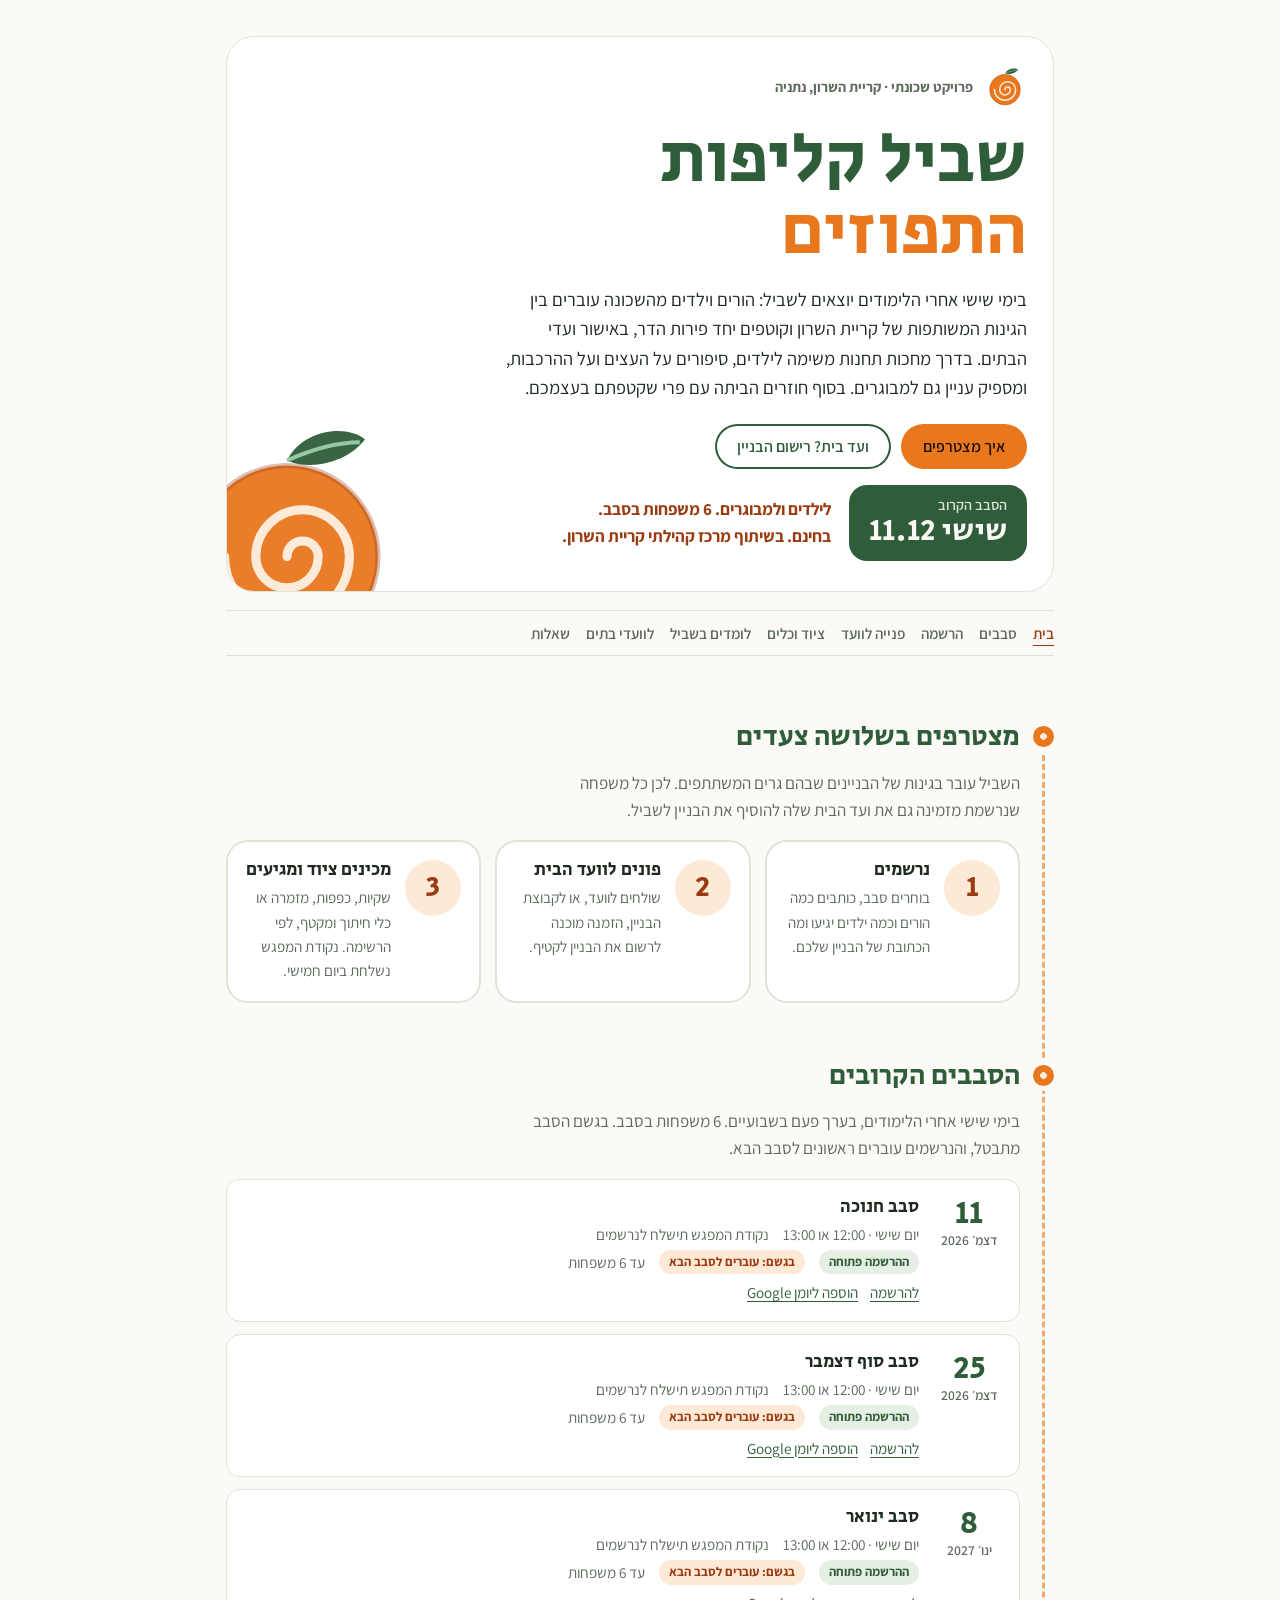
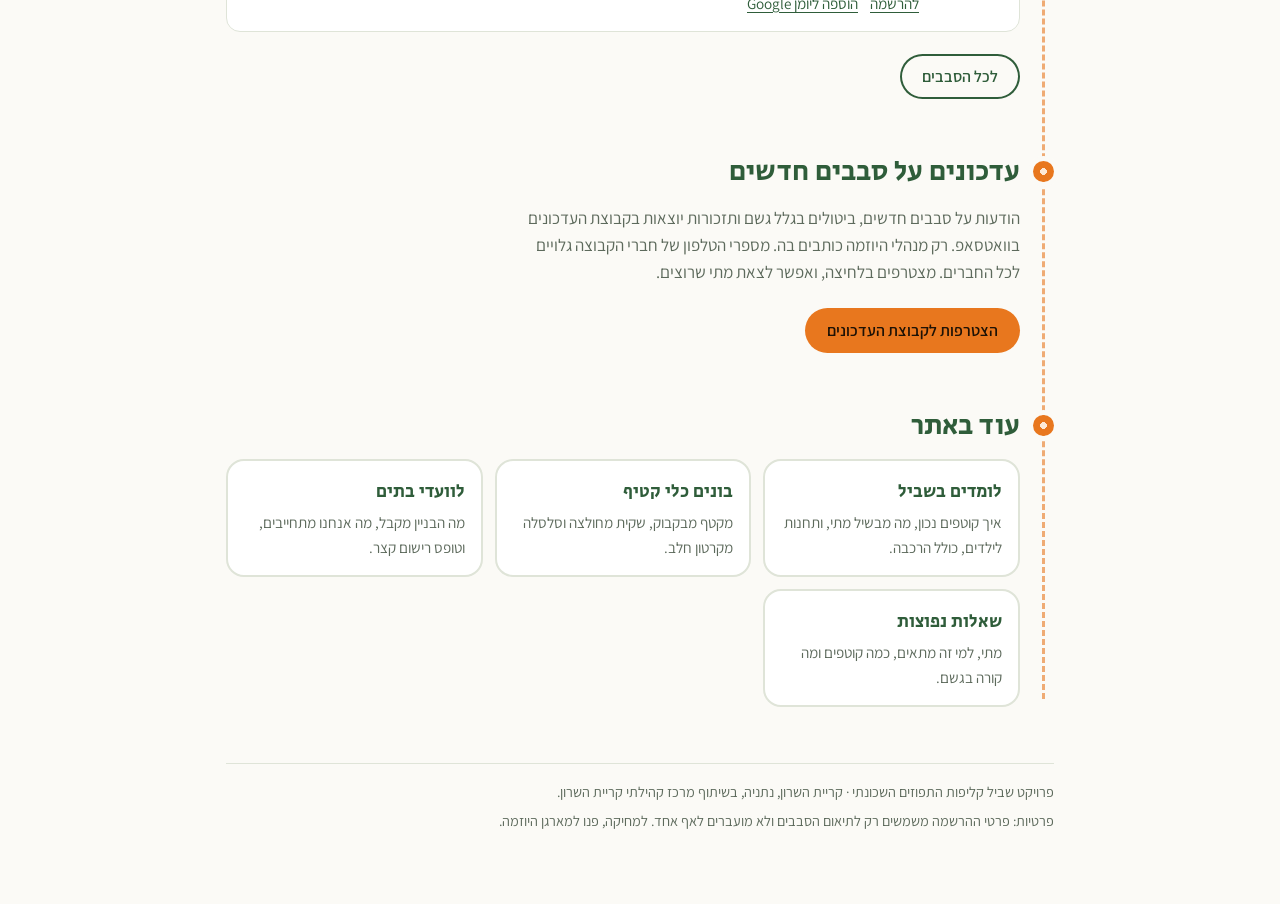
<file: index.html>
<!doctype html>
<html lang="he" dir="rtl">
<head>
<meta charset="utf-8">
<meta name="viewport" content="width=device-width,initial-scale=1,viewport-fit=cover">
<title>שביל קליפות התפוזים</title>
<meta name="description" content="בימי שישי אחרי הלימודים, הורים וילדים מקריית השרון קוטפים יחד פירות הדר בגינות המשותפות. בחינם, באישור ועדי הבתים.">
<link rel="icon" href="icon.png">
<meta property="og:title" content="שביל קליפות התפוזים">
<meta property="og:description" content="בימי שישי אחרי הלימודים, הורים וילדים מקריית השרון קוטפים יחד פירות הדר בגינות המשותפות. בחינם, באישור ועדי הבתים.">
<meta property="og:image" content="https://omerpines.github.io/orange-peel-trail/welcome.png">
<meta property="og:url" content="https://omerpines.github.io/orange-peel-trail/">
<meta property="og:type" content="website">
<meta name="twitter:card" content="summary_large_image">
<link rel="preconnect" href="https://fonts.googleapis.com">
<link rel="preconnect" href="https://fonts.gstatic.com" crossorigin>
<link rel="stylesheet" href="https://fonts.googleapis.com/css2?family=Secular+One&family=Assistant:wght@400;600;700&display=swap">
<link rel="stylesheet" href="styles.css">
</head>
<body>
<div class="wrap">
<header>
<div class="hero">
  <div class="big"><svg viewBox="0 0 200 200" aria-hidden="true"><path d="M100 38 C 112 14, 146 10, 160 22 C 146 40, 118 46, 100 38 Z" fill="#2f5d3a"/><path d="M100 38 C 118 30, 138 24, 156 24" stroke="#8fc79c" stroke-width="3" fill="none"/><circle cx="100" cy="112" r="70" fill="#e8771e"/><path d="M100 112 m-48 0 a48 48 0 1 0 96 0 a36 36 0 1 0 -72 0 a24 24 0 1 0 48 0 a12 12 0 1 0 -24 0" stroke="#fde9d6" stroke-width="7" fill="none" stroke-linecap="round"/><circle cx="100" cy="112" r="70" fill="none" stroke="#9a3b12" stroke-width="4" opacity=".35"/></svg></div>
  <div class="brand"><svg viewBox="0 0 200 200" aria-hidden="true"><path d="M100 38 C 112 14, 146 10, 160 22 C 146 40, 118 46, 100 38 Z" fill="#2f5d3a"/><path d="M100 38 C 118 30, 138 24, 156 24" stroke="#8fc79c" stroke-width="3" fill="none"/><circle cx="100" cy="112" r="70" fill="#e8771e"/><path d="M100 112 m-48 0 a48 48 0 1 0 96 0 a36 36 0 1 0 -72 0 a24 24 0 1 0 48 0 a12 12 0 1 0 -24 0" stroke="#fde9d6" stroke-width="7" fill="none" stroke-linecap="round"/><circle cx="100" cy="112" r="70" fill="none" stroke="#9a3b12" stroke-width="4" opacity=".35"/></svg><div class="eyebrow">פרויקט שכונתי · קריית השרון, נתניה</div></div>
  <h1>שביל קליפות <span>התפוזים</span></h1>
  <p class="lead">בימי שישי אחרי הלימודים יוצאים לשביל: הורים וילדים מהשכונה עוברים בין הגינות המשותפות של קריית השרון וקוטפים יחד פירות הדר, באישור ועדי הבתים. בדרך מחכות תחנות משימה לילדים, סיפורים על העצים ועל ההרכבות, ומספיק עניין גם למבוגרים. בסוף חוזרים הביתה עם פרי שקטפתם בעצמכם.</p>
  <div class="cta-row">
    <a class="btn primary" href="index.html#join">איך מצטרפים</a>
    <a class="btn ghost" href="committees.html">ועד בית? רישום הבניין</a>
  </div>
  <div class="hero-row"><div class="datepill" id="nextPill"><small>הסבב הקרוב</small><b id="nextDate"></b></div><div class="facts">לילדים ולמבוגרים. 6 משפחות בסבב. בחינם. בשיתוף מרכז קהילתי קריית השרון.</div></div>
  </div>
<nav class="toc" aria-label="ניווט באתר"><a href="index.html" aria-current="page">בית</a><a href="rounds.html">סבבים</a><a href="register.html">הרשמה</a><a href="invite.html">פנייה לוועד</a><a href="gear.html">ציוד וכלים</a><a href="learn.html">לומדים בשביל</a><a href="committees.html">לוועדי בתים</a><a href="faq.html">שאלות</a></nav>
</header>
<main class="trail">
<section class="stop" id="join">
  <h2>מצטרפים בשלושה צעדים</h2>
  <p class="sub">השביל עובר בגינות של הבניינים שבהם גרים המשתתפים. לכן כל משפחה שנרשמת מזמינה גם את ועד הבית שלה להוסיף את הבניין לשביל.</p>
  <div class="stepcards">
    <a class="stepcard" href="register.html"><h3>נרשמים</h3><p>בוחרים סבב, כותבים כמה הורים וכמה ילדים יגיעו ומה הכתובת של הבניין שלכם.</p></a>
    <a class="stepcard" href="invite.html"><h3>פונים לוועד הבית</h3><p>שולחים לוועד, או לקבוצת הבניין, הזמנה מוכנה לרשום את הבניין לקטיף.</p></a>
    <a class="stepcard" href="gear.html"><h3>מכינים ציוד ומגיעים</h3><p>שקיות, כפפות, מזמרה או כלי חיתוך ומקטף, לפי הרשימה. נקודת המפגש נשלחת ביום חמישי.</p></a>
  </div>
</section>

<section class="stop" id="events">
  <h2>הסבבים הקרובים</h2>
  <p class="sub">בימי שישי אחרי הלימודים, בערך פעם בשבועיים. 6 משפחות בסבב. בגשם הסבב מתבטל, והנרשמים עוברים ראשונים לסבב הבא.</p>
  <div class="events" id="eventList" data-limit="3"></div>
  <div class="cta-row"><a class="btn ghost" href="rounds.html">לכל הסבבים</a></div>
</section>

<section class="stop" id="updates">
  <h2>עדכונים על סבבים חדשים</h2>
  <p class="sub" id="updText"></p>
  <div class="cta-row" id="updRow"></div>
</section>

<section class="stop" id="more">
  <h2>עוד באתר</h2>
  <div class="morecards">
    <a href="learn.html"><b>לומדים בשביל</b><span>איך קוטפים נכון, מה מבשיל מתי, ותחנות לילדים, כולל הרכבה.</span></a>
    <a href="gear.html#build"><b>בונים כלי קטיף</b><span>מקטף מבקבוק, שקית מחולצה וסלסלה מקרטון חלב.</span></a>
    <a href="committees.html"><b>לוועדי בתים</b><span>מה הבניין מקבל, מה אנחנו מתחייבים, וטופס רישום קצר.</span></a>
    <a href="faq.html"><b>שאלות נפוצות</b><span>מתי, למי זה מתאים, כמה קוטפים ומה קורה בגשם.</span></a>
  </div>
</section>
</main>
<footer>
  <p>פרויקט שביל קליפות התפוזים השכונתי · קריית השרון, נתניה, בשיתוף מרכז קהילתי קריית השרון.</p>
  <p id="footPrivacy">פרטיות: פרטי ההרשמה משמשים רק לתיאום הסבבים ולא מועברים לאף אחד. למחיקה, פנו למארגן היוזמה.</p>
</footer>
</div>
<script src="app.js"></script>
</body>
</html>
</file>
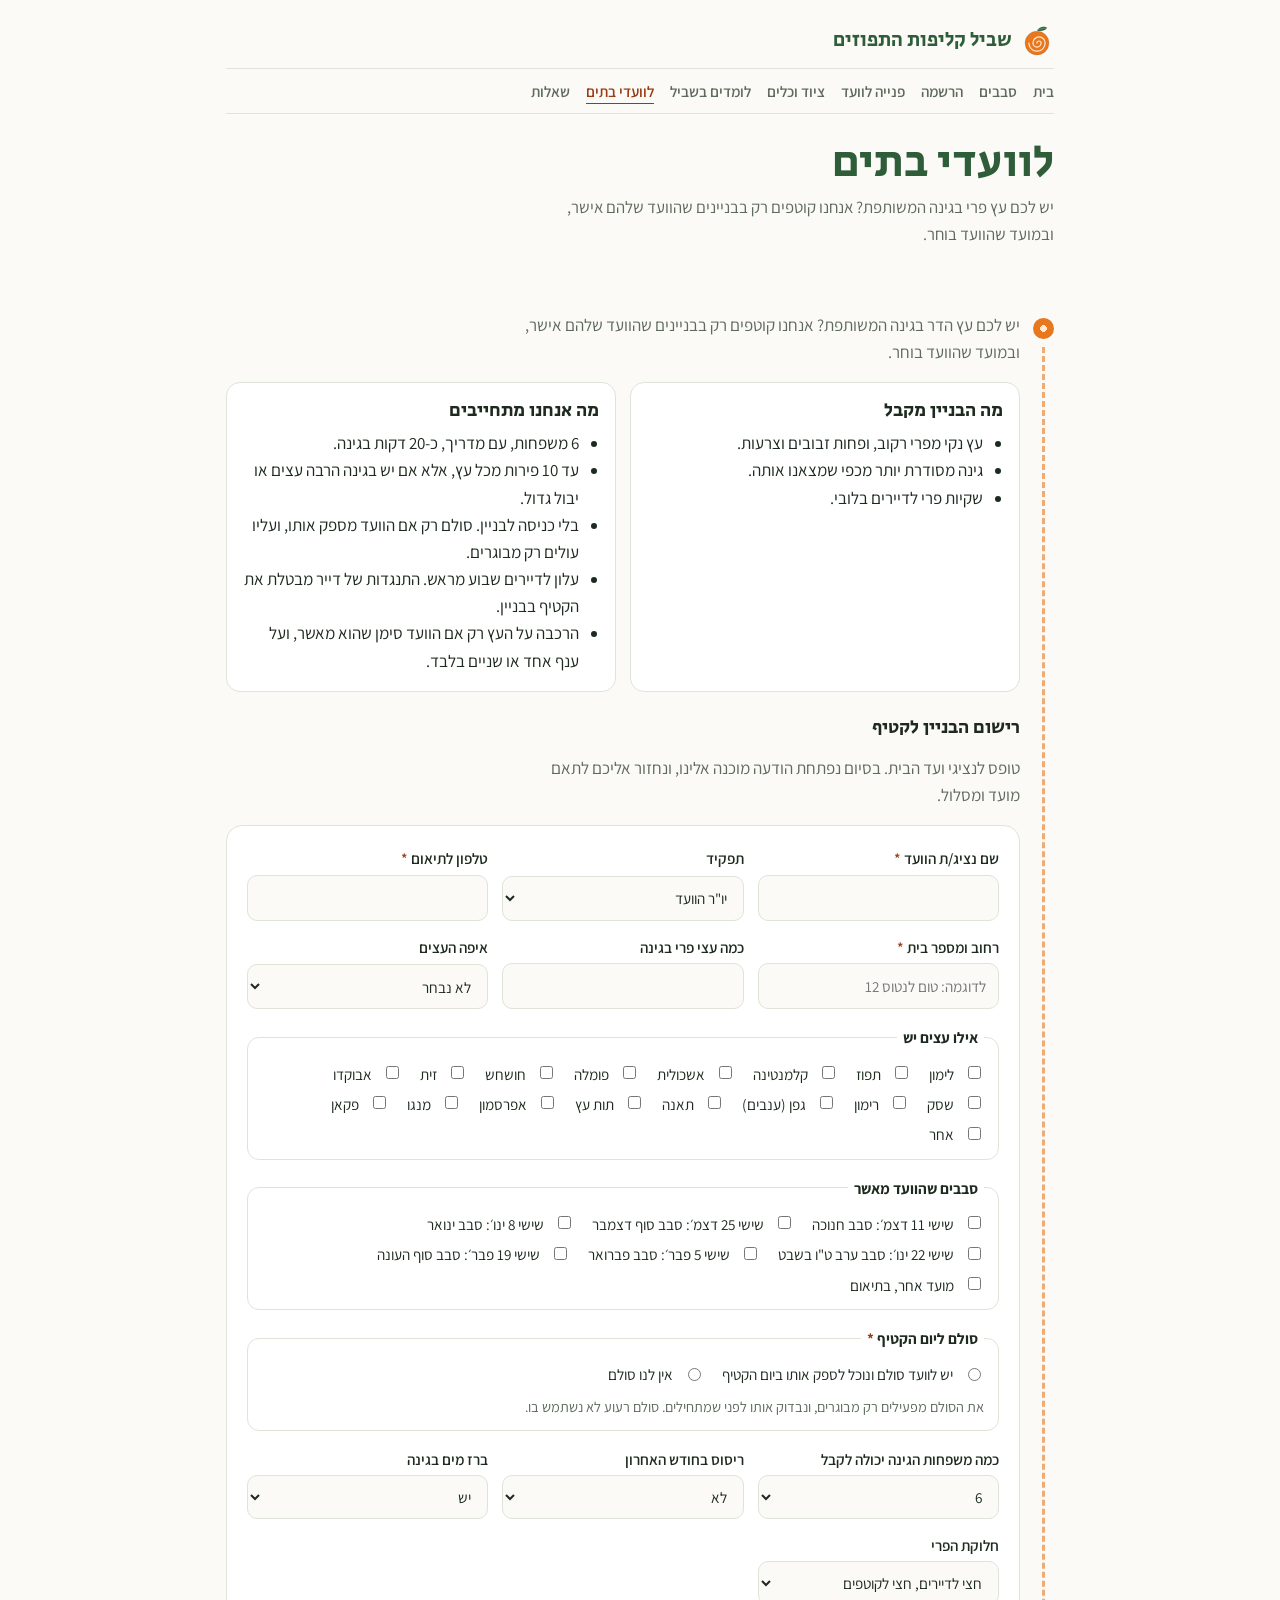
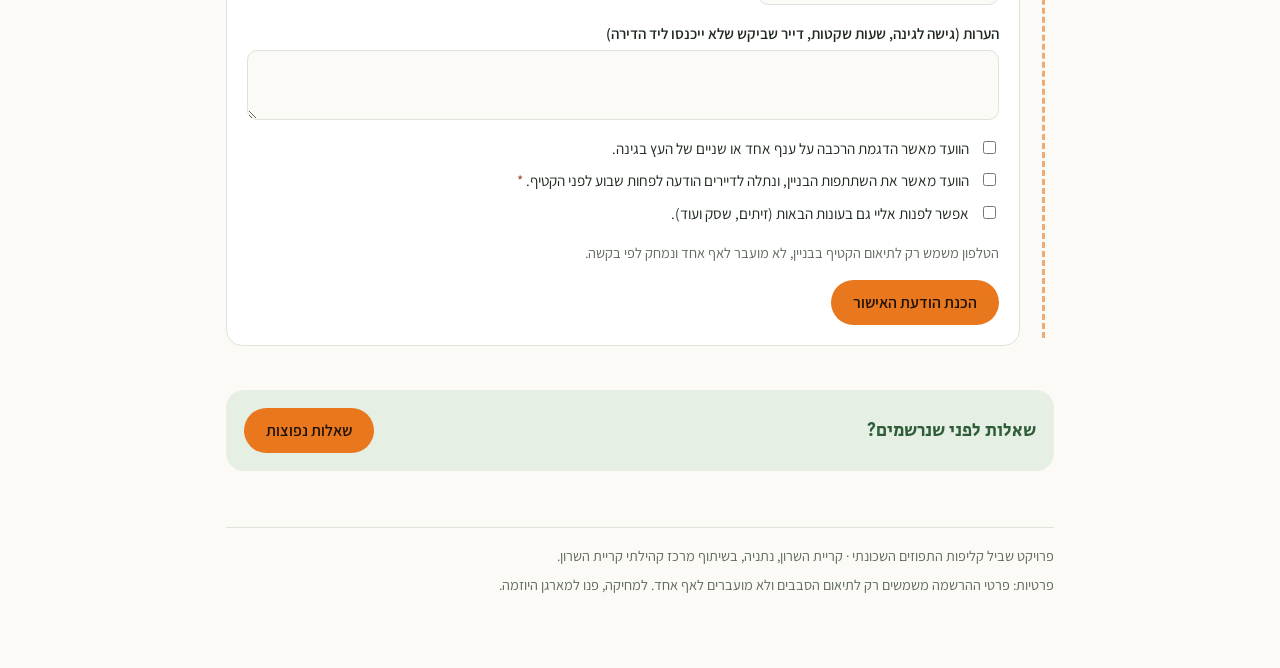
<file: committees.html>
<!doctype html>
<html lang="he" dir="rtl">
<head>
<meta charset="utf-8">
<meta name="viewport" content="width=device-width,initial-scale=1,viewport-fit=cover">
<title>לוועדי בתים | שביל קליפות התפוזים</title>
<meta name="description" content="רישום בניין לשביל קליפות התפוזים: מה הבניין מקבל, מה אנחנו מתחייבים, וטופס קצר לוועד.">
<link rel="icon" href="icon.png">
<meta property="og:title" content="לוועדי בתים | שביל קליפות התפוזים">
<meta property="og:description" content="רישום בניין לשביל קליפות התפוזים: מה הבניין מקבל, מה אנחנו מתחייבים, וטופס קצר לוועד.">
<meta property="og:image" content="https://omerpines.github.io/orange-peel-trail/welcome.png">
<meta property="og:url" content="https://omerpines.github.io/orange-peel-trail/committees.html">
<meta property="og:type" content="website">
<meta name="twitter:card" content="summary_large_image">
<link rel="preconnect" href="https://fonts.googleapis.com">
<link rel="preconnect" href="https://fonts.gstatic.com" crossorigin>
<link rel="stylesheet" href="https://fonts.googleapis.com/css2?family=Secular+One&family=Assistant:wght@400;600;700&display=swap">
<link rel="stylesheet" href="styles.css">
</head>
<body>
<div class="wrap">
<div class="topbar"><a class="homelink" href="index.html"><svg viewBox="0 0 200 200" aria-hidden="true"><path d="M100 38 C 112 14, 146 10, 160 22 C 146 40, 118 46, 100 38 Z" fill="#2f5d3a"/><path d="M100 38 C 118 30, 138 24, 156 24" stroke="#8fc79c" stroke-width="3" fill="none"/><circle cx="100" cy="112" r="70" fill="#e8771e"/><path d="M100 112 m-48 0 a48 48 0 1 0 96 0 a36 36 0 1 0 -72 0 a24 24 0 1 0 48 0 a12 12 0 1 0 -24 0" stroke="#fde9d6" stroke-width="7" fill="none" stroke-linecap="round"/><circle cx="100" cy="112" r="70" fill="none" stroke="#9a3b12" stroke-width="4" opacity=".35"/></svg><span>שביל קליפות התפוזים</span></a><nav class="toc" aria-label="ניווט באתר"><a href="index.html">בית</a><a href="rounds.html">סבבים</a><a href="register.html">הרשמה</a><a href="invite.html">פנייה לוועד</a><a href="gear.html">ציוד וכלים</a><a href="learn.html">לומדים בשביל</a><a href="committees.html" aria-current="page">לוועדי בתים</a><a href="faq.html">שאלות</a></nav></div>
<header class="pagehead"><h1>לוועדי בתים</h1><p>יש לכם עץ פרי בגינה המשותפת? אנחנו קוטפים רק בבניינים שהוועד שלהם אישר, ובמועד שהוועד בוחר.</p></header><main class="trail">
<section class="stop" id="committees">
  <p class="sub">יש לכם עץ הדר בגינה המשותפת? אנחנו קוטפים רק בבניינים שהוועד שלהם אישר, ובמועד שהוועד בוחר.</p>
  <div class="cards">
    <div class="card"><h3>מה הבניין מקבל</h3><ul><li>עץ נקי מפרי רקוב, ופחות זבובים וצרעות.</li><li>גינה מסודרת יותר מכפי שמצאנו אותה.</li><li>שקיות פרי לדיירים בלובי.</li></ul></div>
    <div class="card"><h3>מה אנחנו מתחייבים</h3><ul><li>6 משפחות, עם מדריך, כ-20 דקות בגינה.</li><li>עד 10 פירות מכל עץ, אלא אם יש בגינה הרבה עצים או יבול גדול.</li><li>בלי כניסה לבניין. סולם רק אם הוועד מספק אותו, ועליו עולים רק מבוגרים.</li><li>עלון לדיירים שבוע מראש. התנגדות של דייר מבטלת את הקטיף בבניין.</li><li>הרכבה על העץ רק אם הוועד סימן שהוא מאשר, ועל ענף אחד או שניים בלבד.</li></ul></div>
  </div>
  <h3 style="margin-top:8px">רישום הבניין לקטיף</h3>
  <p class="sub">טופס לנציגי ועד הבית. בסיום נפתחת הודעה מוכנה אלינו, ונחזור אליכם לתאם מועד ומסלול.</p>
  <form id="comForm" novalidate>
    <input type="text" id="cWeb" name="website" tabindex="-1" autocomplete="off" aria-hidden="true" class="hp">
    <div class="grid2">
      <label for="cName"><span>שם נציג/ת הוועד <span class="req">*</span></span><input id="cName" autocomplete="name"></label>
      <label for="cRole">תפקיד<select id="cRole"><option>יו"ר הוועד</option><option>חבר/ת ועד</option><option>גזבר/ית</option><option>נציג/ה מטעם הוועד</option><option>חברת ניהול</option></select></label>
      <label for="cPhone"><span>טלפון לתיאום <span class="req">*</span></span><input id="cPhone" type="tel" inputmode="tel" autocomplete="tel"></label>
      <label for="cAddr"><span>רחוב ומספר בית <span class="req">*</span></span><input id="cAddr" placeholder="לדוגמה: טום לנטוס 12"></label>
      <label for="cTrees">כמה עצי פרי בגינה<input id="cTrees" type="number" min="1" max="30" inputmode="numeric"></label>
      <label for="cWhere">איפה העצים<select id="cWhere"><option value="">לא נבחר</option><option>בחזית הבניין</option><option>בחצר האחורית</option><option>בצד הבניין</option><option>בכמה מקומות</option></select></label>
    </div>
    <fieldset><legend>אילו עצים יש</legend><div class="opts" id="cTypes"></div></fieldset>
    <fieldset><legend>סבבים שהוועד מאשר</legend><div class="opts" id="cRounds"></div></fieldset>
    <fieldset>
      <legend>סולם ליום הקטיף <span class="req">*</span></legend>
      <div class="opts">
        <label class="check" for="lYes"><input type="radio" name="ladder" id="lYes" value="yes"><span>יש לוועד סולם ונוכל לספק אותו ביום הקטיף</span></label>
        <label class="check" for="lNo"><input type="radio" name="ladder" id="lNo" value="no"><span>אין לנו סולם</span></label>
      </div>
      <div class="grid2" id="ladderMore" hidden>
        <label for="lType">סוג הסולם<select id="lType"><option>סולם עומד (משולש)</option><option>סולם נשען</option><option>שרפרף מדרגות</option><option>לא בטוח/ה</option></select></label>
        <label for="lSteps">מספר מדרגות או גובה<input id="lSteps" placeholder="לדוגמה: 6 מדרגות, או 1.8 מטר"></label>
      </div>
      <p class="note">את הסולם מפעילים רק מבוגרים, ונבדוק אותו לפני שמתחילים. סולם רעוע לא נשתמש בו.</p>
    </fieldset>
    <div class="grid2">
      <label for="cMax">כמה משפחות הגינה יכולה לקבל<select id="cMax"><option>2</option><option>3</option><option>4</option><option>5</option><option selected>6</option><option>7</option><option>8</option><option>9</option><option>10</option></select></label>
      <label for="cSpray">ריסוס בחודש האחרון<select id="cSpray"><option>לא</option><option>כן</option><option>לא יודע/ת</option></select></label>
      <label for="cTap">ברז מים בגינה<select id="cTap"><option>יש</option><option>אין</option></select></label>
      <label for="cSplit">חלוקת הפרי<select id="cSplit"><option>חצי לדיירים, חצי לקוטפים</option><option>הכל לקוטפים</option><option>נחליט יחד</option></select></label>
    </div>
    <label for="cNotes">הערות (גישה לגינה, שעות שקטות, דייר שביקש שלא ייכנסו ליד הדירה)<textarea id="cNotes" rows="2"></textarea></label>
    <div style="display:grid;gap:8px">
      <label class="check" for="cGraft"><input type="checkbox" id="cGraft"><span>הוועד מאשר הדגמת הרכבה על ענף אחד או שניים של העץ בגינה.</span></label>
      <label class="check" for="cOk"><input type="checkbox" id="cOk"><span>הוועד מאשר את השתתפות הבניין, ונתלה לדיירים הודעה לפחות שבוע לפני הקטיף. <span class="req">*</span></span></label>
      <label class="check" for="cCUpd"><input type="checkbox" id="cCUpd"><span>אפשר לפנות אליי גם בעונות הבאות (זיתים, שסק ועוד).</span></label>
    </div>
    <p class="note">הטלפון משמש רק לתיאום הקטיף בבניין, לא מועבר לאף אחד ונמחק לפי בקשה.</p>
    <p class="err" id="cErr" hidden></p>
    <div><button class="btn primary" type="submit">הכנת הודעת האישור</button></div>
    <div class="out" id="cOut" hidden>
      <strong id="cOutHead">ההודעה מוכנה. שלב אחרון: לשלוח אותה.</strong>
      <pre id="cMsg"></pre>
      <div class="cta-row">
        <a class="btn primary" id="cWa" href="#" target="_blank" rel="noopener">שליחה בוואטסאפ</a>
        <button class="btn ghost" type="button" id="cCopy">העתקת ההודעה</button>
      </div>
      <p class="note" id="cWaNote"></p>
    </div>
  </form>
</section>
</main><div class="nextbar"><b>שאלות לפני שנרשמים?</b><a class="btn primary" href="faq.html">שאלות נפוצות</a></div>
<footer>
  <p>פרויקט שביל קליפות התפוזים השכונתי · קריית השרון, נתניה, בשיתוף מרכז קהילתי קריית השרון.</p>
  <p id="footPrivacy">פרטיות: פרטי ההרשמה משמשים רק לתיאום הסבבים ולא מועברים לאף אחד. למחיקה, פנו למארגן היוזמה.</p>
</footer>
</div>
<script src="app.js"></script>
</body>
</html>
</file>
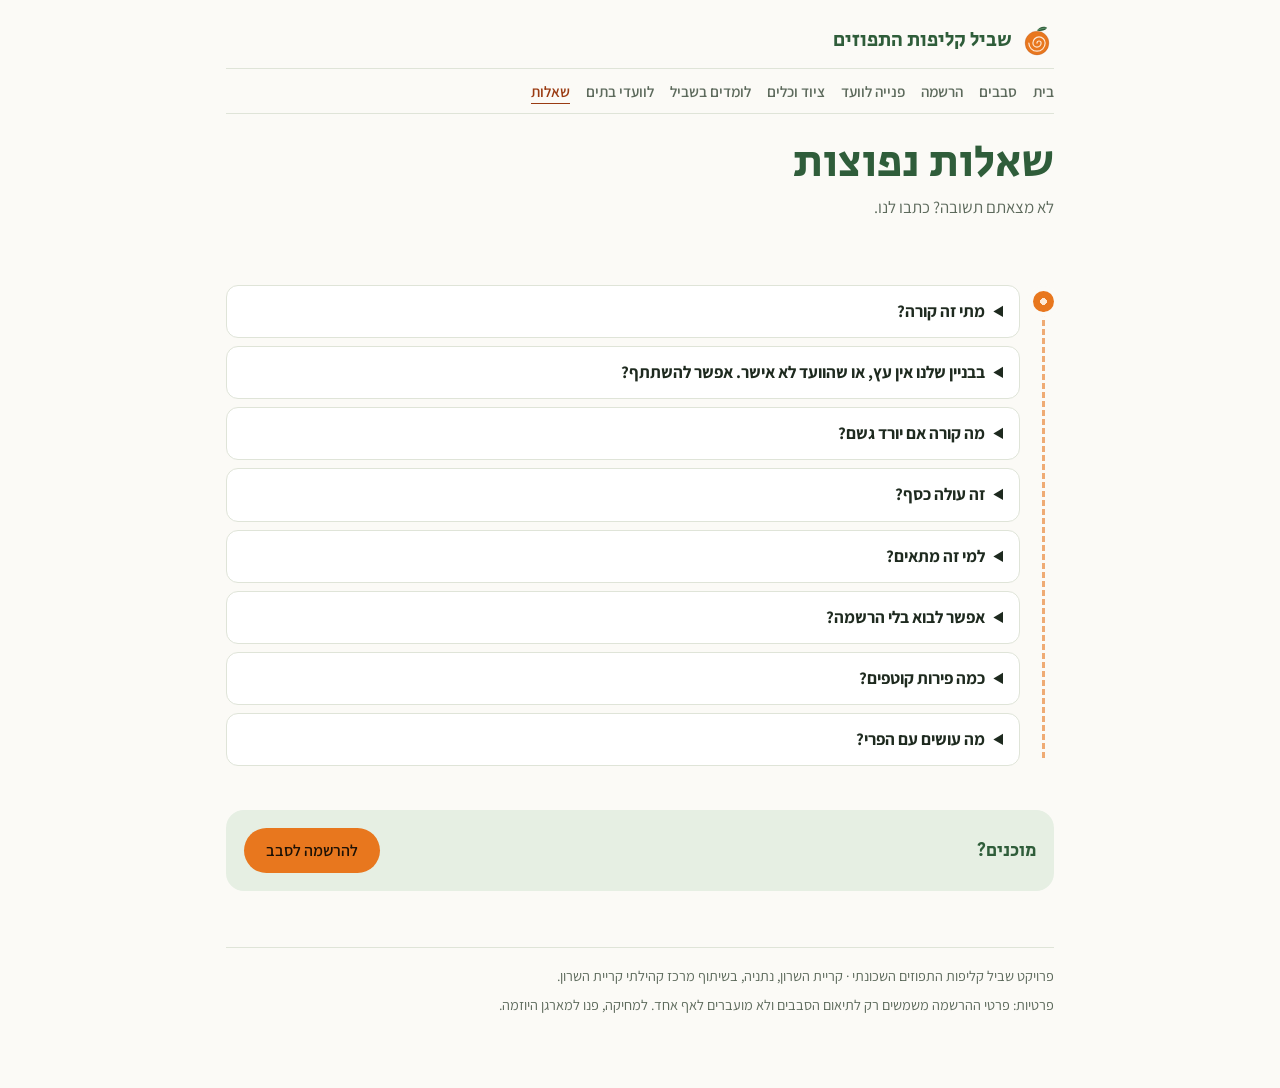
<file: faq.html>
<!doctype html>
<html lang="he" dir="rtl">
<head>
<meta charset="utf-8">
<meta name="viewport" content="width=device-width,initial-scale=1,viewport-fit=cover">
<title>שאלות נפוצות | שביל קליפות התפוזים</title>
<meta name="description" content="שאלות נפוצות על שביל קליפות התפוזים.">
<link rel="icon" href="icon.png">
<meta property="og:title" content="שאלות נפוצות | שביל קליפות התפוזים">
<meta property="og:description" content="שאלות נפוצות על שביל קליפות התפוזים.">
<meta property="og:image" content="https://omerpines.github.io/orange-peel-trail/welcome.png">
<meta property="og:url" content="https://omerpines.github.io/orange-peel-trail/faq.html">
<meta property="og:type" content="website">
<meta name="twitter:card" content="summary_large_image">
<link rel="preconnect" href="https://fonts.googleapis.com">
<link rel="preconnect" href="https://fonts.gstatic.com" crossorigin>
<link rel="stylesheet" href="https://fonts.googleapis.com/css2?family=Secular+One&family=Assistant:wght@400;600;700&display=swap">
<link rel="stylesheet" href="styles.css">
</head>
<body>
<div class="wrap">
<div class="topbar"><a class="homelink" href="index.html"><svg viewBox="0 0 200 200" aria-hidden="true"><path d="M100 38 C 112 14, 146 10, 160 22 C 146 40, 118 46, 100 38 Z" fill="#2f5d3a"/><path d="M100 38 C 118 30, 138 24, 156 24" stroke="#8fc79c" stroke-width="3" fill="none"/><circle cx="100" cy="112" r="70" fill="#e8771e"/><path d="M100 112 m-48 0 a48 48 0 1 0 96 0 a36 36 0 1 0 -72 0 a24 24 0 1 0 48 0 a12 12 0 1 0 -24 0" stroke="#fde9d6" stroke-width="7" fill="none" stroke-linecap="round"/><circle cx="100" cy="112" r="70" fill="none" stroke="#9a3b12" stroke-width="4" opacity=".35"/></svg><span>שביל קליפות התפוזים</span></a><nav class="toc" aria-label="ניווט באתר"><a href="index.html">בית</a><a href="rounds.html">סבבים</a><a href="register.html">הרשמה</a><a href="invite.html">פנייה לוועד</a><a href="gear.html">ציוד וכלים</a><a href="learn.html">לומדים בשביל</a><a href="committees.html">לוועדי בתים</a><a href="faq.html" aria-current="page">שאלות</a></nav></div>
<header class="pagehead"><h1>שאלות נפוצות</h1><p>לא מצאתם תשובה? כתבו לנו.</p></header><main class="trail">
<section class="stop" id="faq">
  <div>
    <details><summary>מתי זה קורה?</summary><p>בימי שישי אחרי הלימודים, ב-12:00 או ב-13:00. הסבב נמשך כשעתיים וחצי. המועדים המדויקים מופיעים בעמוד הסבבים.</p></details>
    <details><summary>בבניין שלנו אין עץ, או שהוועד לא אישר. אפשר להשתתף?</summary><p>כן. ההרשמה פתוחה לכל משפחה בשכונה, גם אם הבניין שלה לא תחנה בשביל. עדיין נשמח שתשלחו לוועד את ההזמנה, כי אולי יש עץ שלא שמתם לב אליו.</p></details>
    <details><summary>מה קורה אם יורד גשם?</summary><p>הסבב מתבטל, ומי שנרשם עובר ראשון לסבב הבא. נודיע עד 20:00 בערב שלפני. גם אם הדשא בוצי מגשם בלילה שלפני, נדחה, כדי לא להרוס לשכנים את הגינה.</p></details>
    <details><summary>זה עולה כסף?</summary><p>לא. הפעילות בחינם ומתקיימת בשיתוף מרכז קהילתי קריית השרון.</p></details>
    <details><summary>למי זה מתאים?</summary><p>לכל המשפחה. התחנות בנויות לילדים מגיל 4, ולמבוגרים יש בכל תחנה מידע נוסף. ילדים קטנים יותר מצטרפים במנשא או בעגלה, אבל המסלול כולל דשא ומדרכות.</p></details>
    <details><summary>אפשר לבוא בלי הרשמה?</summary><p>לא. בכל גינה יש מקום לקבוצה קטנה, והוועד מאשר מספר משתתפים מסוים. אם הסבב מלא, נכניס אתכם לרשימת ההמתנה לסבב הבא.</p></details>
    <details><summary>כמה פירות קוטפים?</summary><p>עד 10 פירות מכל עץ, כדי שיישאר פרי לדיירים ולעץ. בגינה עם הרבה עצים או עם יבול גדול במיוחד, המדריך יגיד כמה אפשר לקטוף.</p></details>
    <details><summary>מה עושים עם הפרי?</summary><p>חצי לדיירי הבניין וחצי למשפחות הקוטפות. בכל בניין הוועד יכול לבחור חלוקה אחרת.</p></details>
  </div>
</section>
</main><div class="nextbar"><b>מוכנים?</b><a class="btn primary" href="register.html">להרשמה לסבב</a></div>
<footer>
  <p>פרויקט שביל קליפות התפוזים השכונתי · קריית השרון, נתניה, בשיתוף מרכז קהילתי קריית השרון.</p>
  <p id="footPrivacy">פרטיות: פרטי ההרשמה משמשים רק לתיאום הסבבים ולא מועברים לאף אחד. למחיקה, פנו למארגן היוזמה.</p>
</footer>
</div>
<script src="app.js"></script>
</body>
</html>
</file>
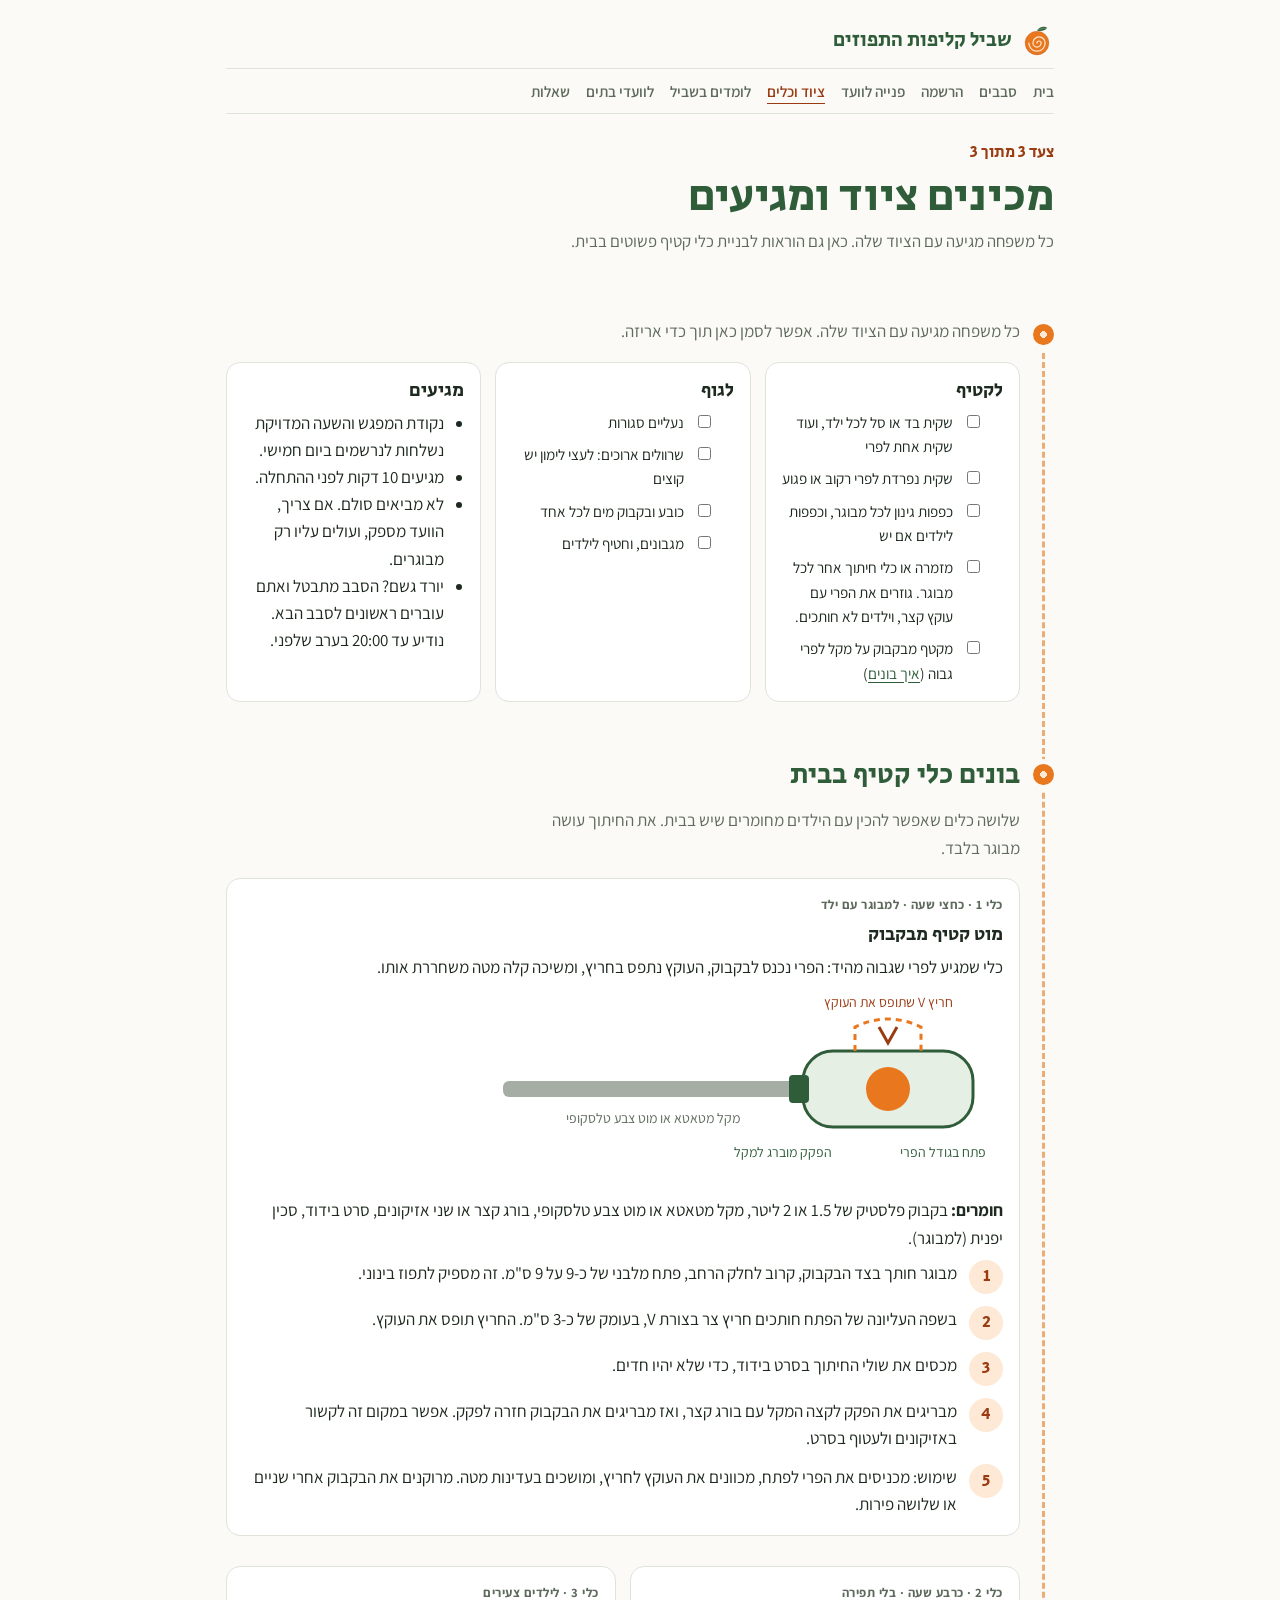
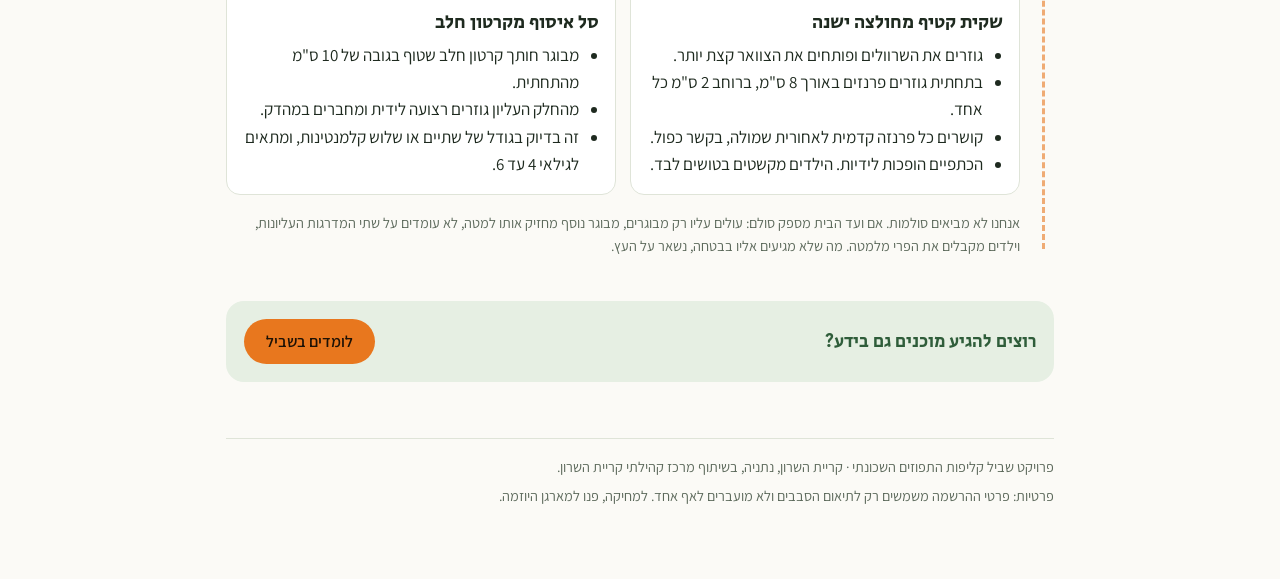
<file: gear.html>
<!doctype html>
<html lang="he" dir="rtl">
<head>
<meta charset="utf-8">
<meta name="viewport" content="width=device-width,initial-scale=1,viewport-fit=cover">
<title>ציוד וכלים | שביל קליפות התפוזים</title>
<meta name="description" content="מה מביאים לסבב קטיף, ואיך בונים כלי קטיף בבית.">
<link rel="icon" href="icon.png">
<meta property="og:title" content="ציוד וכלים | שביל קליפות התפוזים">
<meta property="og:description" content="מה מביאים לסבב קטיף, ואיך בונים כלי קטיף בבית.">
<meta property="og:image" content="https://omerpines.github.io/orange-peel-trail/welcome.png">
<meta property="og:url" content="https://omerpines.github.io/orange-peel-trail/gear.html">
<meta property="og:type" content="website">
<meta name="twitter:card" content="summary_large_image">
<link rel="preconnect" href="https://fonts.googleapis.com">
<link rel="preconnect" href="https://fonts.gstatic.com" crossorigin>
<link rel="stylesheet" href="https://fonts.googleapis.com/css2?family=Secular+One&family=Assistant:wght@400;600;700&display=swap">
<link rel="stylesheet" href="styles.css">
</head>
<body>
<div class="wrap">
<div class="topbar"><a class="homelink" href="index.html"><svg viewBox="0 0 200 200" aria-hidden="true"><path d="M100 38 C 112 14, 146 10, 160 22 C 146 40, 118 46, 100 38 Z" fill="#2f5d3a"/><path d="M100 38 C 118 30, 138 24, 156 24" stroke="#8fc79c" stroke-width="3" fill="none"/><circle cx="100" cy="112" r="70" fill="#e8771e"/><path d="M100 112 m-48 0 a48 48 0 1 0 96 0 a36 36 0 1 0 -72 0 a24 24 0 1 0 48 0 a12 12 0 1 0 -24 0" stroke="#fde9d6" stroke-width="7" fill="none" stroke-linecap="round"/><circle cx="100" cy="112" r="70" fill="none" stroke="#9a3b12" stroke-width="4" opacity=".35"/></svg><span>שביל קליפות התפוזים</span></a><nav class="toc" aria-label="ניווט באתר"><a href="index.html">בית</a><a href="rounds.html">סבבים</a><a href="register.html">הרשמה</a><a href="invite.html">פנייה לוועד</a><a href="gear.html" aria-current="page">ציוד וכלים</a><a href="learn.html">לומדים בשביל</a><a href="committees.html">לוועדי בתים</a><a href="faq.html">שאלות</a></nav></div>
<header class="pagehead"><div class="stepno">צעד 3 מתוך 3</div><h1>מכינים ציוד ומגיעים</h1><p>כל משפחה מגיעה עם הציוד שלה. כאן גם הוראות לבניית כלי קטיף פשוטים בבית.</p></header><main class="trail">
<section class="stop" id="gear">
  <p class="sub">כל משפחה מגיעה עם הציוד שלה. אפשר לסמן כאן תוך כדי אריזה.</p>
  <div class="cards">
    <div class="card"><h3>לקטיף</h3><ul class="gear">
      <li><label class="check"><input type="checkbox"><span>שקית בד או סל לכל ילד, ועוד שקית אחת לפרי</span></label></li>
      <li><label class="check"><input type="checkbox"><span>שקית נפרדת לפרי רקוב או פגוע</span></label></li>
      <li><label class="check"><input type="checkbox"><span>כפפות גינון לכל מבוגר, וכפפות לילדים אם יש</span></label></li>
      <li><label class="check"><input type="checkbox"><span>מזמרה או כלי חיתוך אחר לכל מבוגר. גוזרים את הפרי עם עוקץ קצר, וילדים לא חותכים.</span></label></li>
      <li><label class="check"><input type="checkbox"><span>מקטף מבקבוק על מקל לפרי גבוה (<a href="gear.html#build">איך בונים</a>)</span></label></li>
    </ul></div>
    <div class="card"><h3>לגוף</h3><ul class="gear">
      <li><label class="check"><input type="checkbox"><span>נעליים סגורות</span></label></li>
      <li><label class="check"><input type="checkbox"><span>שרוולים ארוכים: לעצי לימון יש קוצים</span></label></li>
      <li><label class="check"><input type="checkbox"><span>כובע ובקבוק מים לכל אחד</span></label></li>
      <li><label class="check"><input type="checkbox"><span>מגבונים, וחטיף לילדים</span></label></li>
    </ul></div>
    <div class="card"><h3>מגיעים</h3><ul>
      <li>נקודת המפגש והשעה המדויקת נשלחות לנרשמים ביום חמישי.</li>
      <li>מגיעים 10 דקות לפני ההתחלה.</li>
      <li>לא מביאים סולם. אם צריך, הוועד מספק, ועולים עליו רק מבוגרים.</li>
      <li>יורד גשם? הסבב מתבטל ואתם עוברים ראשונים לסבב הבא. נודיע עד 20:00 בערב שלפני.</li>
    </ul></div>
  </div>
</section>

<section class="stop" id="build">
  <h2>בונים כלי קטיף בבית</h2>
  <p class="sub">שלושה כלים שאפשר להכין עם הילדים מחומרים שיש בבית. את החיתוך עושה מבוגר בלבד.</p>

  <div class="card">
    <span class="tag">כלי 1 · כחצי שעה · למבוגר עם ילד</span>
    <h3>מוט קטיף מבקבוק</h3>
    <p>כלי שמגיע לפרי שגבוה מהיד: הפרי נכנס לבקבוק, העוקץ נתפס בחריץ, ומשיכה קלה מטה משחררת אותו.</p>
    <svg class="diagram" viewBox="0 0 520 200" role="img" aria-label="שרטוט: בקבוק פלסטיק מחובר לקצה מקל, עם פתח בצד וחריץ בצורת V בשפת הפתח">
      <rect x="20" y="92" width="300" height="16" rx="6" fill="var(--muted)" opacity=".55"/>
      <text x="170" y="134" text-anchor="middle" font-size="14" fill="var(--muted)">מקל מטאטא או מוט צבע טלסקופי</text>
      <rect x="320" y="62" width="170" height="76" rx="30" fill="var(--leaf-soft)" stroke="var(--leaf)" stroke-width="3"/>
      <rect x="306" y="86" width="20" height="28" rx="4" fill="var(--leaf)"/>
      <path d="M372 62 L372 38 Q405 22 438 38 L438 62" fill="none" stroke="var(--peel)" stroke-width="3" stroke-dasharray="6 5"/>
      <path d="M396 38 L405 54 L414 38" fill="none" stroke="var(--warn)" stroke-width="3"/>
      <circle cx="405" cy="100" r="22" fill="var(--peel)"/>
      <text x="405" y="18" text-anchor="middle" font-size="14" fill="var(--warn)">חריץ V שתופס את העוקץ</text>
      <text x="460" y="168" text-anchor="middle" font-size="14" fill="var(--leaf)">פתח בגודל הפרי</text>
      <text x="300" y="168" text-anchor="middle" font-size="14" fill="var(--leaf)">הפקק מוברג למקל</text>
    </svg>
    <p><b>חומרים:</b> בקבוק פלסטיק של 1.5 או 2 ליטר, מקל מטאטא או מוט צבע טלסקופי, בורג קצר או שני אזיקונים, סרט בידוד, סכין יפנית (למבוגר).</p>
    <ol class="steps">
      <li><span>מבוגר חותך בצד הבקבוק, קרוב לחלק הרחב, פתח מלבני של כ-9 על 9 ס"מ. זה מספיק לתפוז בינוני.</span></li>
      <li><span>בשפה העליונה של הפתח חותכים חריץ צר בצורת V, בעומק של כ-3 ס"מ. החריץ תופס את העוקץ.</span></li>
      <li><span>מכסים את שולי החיתוך בסרט בידוד, כדי שלא יהיו חדים.</span></li>
      <li><span>מבריגים את הפקק לקצה המקל עם בורג קצר, ואז מבריגים את הבקבוק חזרה לפקק. אפשר במקום זה לקשור באזיקונים ולעטוף בסרט.</span></li>
      <li><span>שימוש: מכניסים את הפרי לפתח, מכוונים את העוקץ לחריץ, ומושכים בעדינות מטה. מרוקנים את הבקבוק אחרי שניים או שלושה פירות.</span></li>
    </ol>
  </div>

  <div class="cards" style="margin-top:14px">
    <div class="card">
      <span class="tag">כלי 2 · כרבע שעה · בלי תפירה</span>
      <h3>שקית קטיף מחולצה ישנה</h3>
      <ul>
        <li>גוזרים את השרוולים ופותחים את הצוואר קצת יותר.</li>
        <li>בתחתית גוזרים פרנזים באורך 8 ס"מ, ברוחב 2 ס"מ כל אחד.</li>
        <li>קושרים כל פרנזה קדמית לאחורית שמולה, בקשר כפול.</li>
        <li>הכתפיים הופכות לידיות. הילדים מקשטים בטושים לבד.</li>
      </ul>
    </div>
    <div class="card">
      <span class="tag">כלי 3 · לילדים צעירים</span>
      <h3>סל איסוף מקרטון חלב</h3>
      <ul>
        <li>מבוגר חותך קרטון חלב שטוף בגובה של 10 ס"מ מהתחתית.</li>
        <li>מהחלק העליון גוזרים רצועה לידית ומחברים במהדק.</li>
        <li>זה בדיוק בגודל של שתיים או שלוש קלמנטינות, ומתאים לגילאי 4 עד 6.</li>
      </ul>
    </div>
  </div>
  <p class="note">אנחנו לא מביאים סולמות. אם ועד הבית מספק סולם: עולים עליו רק מבוגרים, מבוגר נוסף מחזיק אותו למטה, לא עומדים על שתי המדרגות העליונות, וילדים מקבלים את הפרי מלמטה. מה שלא מגיעים אליו בבטחה, נשאר על העץ.</p>
</section>
</main><div class="nextbar"><b>רוצים להגיע מוכנים גם בידע?</b><a class="btn primary" href="learn.html">לומדים בשביל</a></div>
<footer>
  <p>פרויקט שביל קליפות התפוזים השכונתי · קריית השרון, נתניה, בשיתוף מרכז קהילתי קריית השרון.</p>
  <p id="footPrivacy">פרטיות: פרטי ההרשמה משמשים רק לתיאום הסבבים ולא מועברים לאף אחד. למחיקה, פנו למארגן היוזמה.</p>
</footer>
</div>
<script src="app.js"></script>
</body>
</html>
</file>
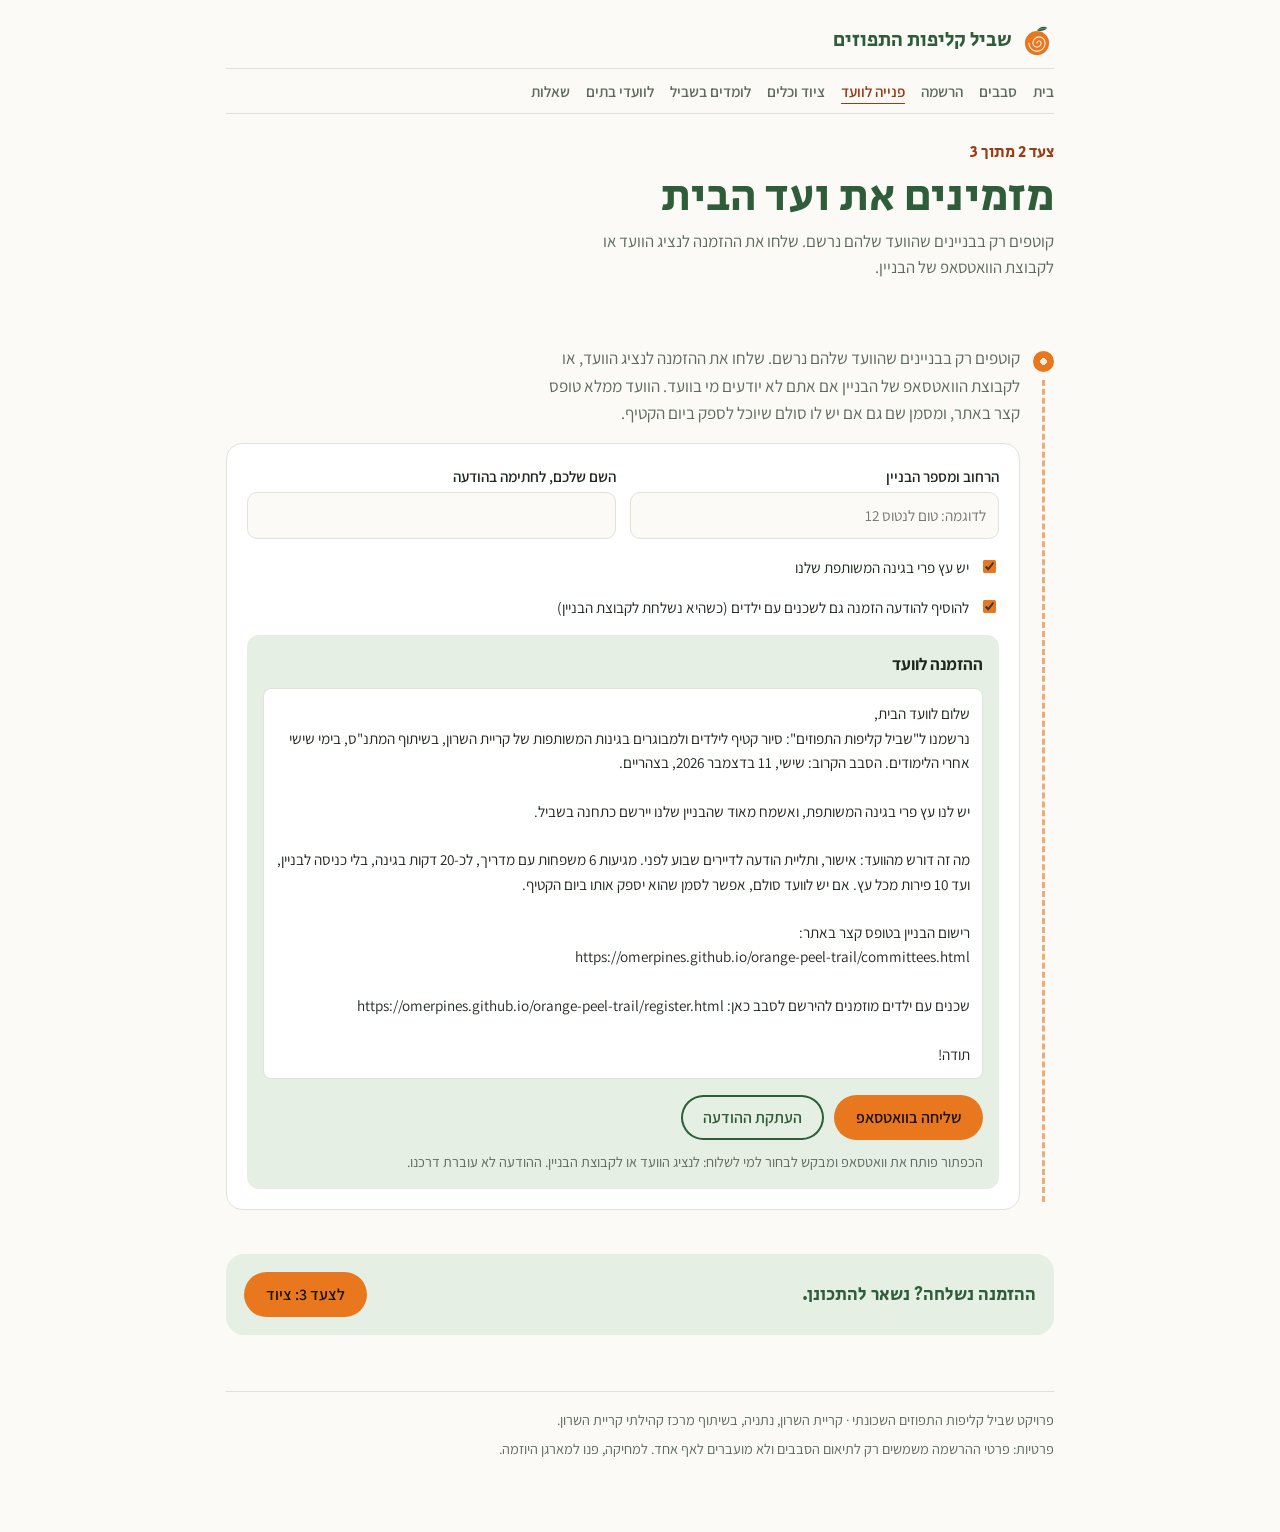
<file: invite.html>
<!doctype html>
<html lang="he" dir="rtl">
<head>
<meta charset="utf-8">
<meta name="viewport" content="width=device-width,initial-scale=1,viewport-fit=cover">
<title>פנייה לוועד הבית | שביל קליפות התפוזים</title>
<meta name="description" content="הזמנה מוכנה לוועד הבית לרשום את הבניין לשביל קליפות התפוזים.">
<link rel="icon" href="icon.png">
<meta property="og:title" content="פנייה לוועד הבית | שביל קליפות התפוזים">
<meta property="og:description" content="הזמנה מוכנה לוועד הבית לרשום את הבניין לשביל קליפות התפוזים.">
<meta property="og:image" content="https://omerpines.github.io/orange-peel-trail/welcome.png">
<meta property="og:url" content="https://omerpines.github.io/orange-peel-trail/invite.html">
<meta property="og:type" content="website">
<meta name="twitter:card" content="summary_large_image">
<link rel="preconnect" href="https://fonts.googleapis.com">
<link rel="preconnect" href="https://fonts.gstatic.com" crossorigin>
<link rel="stylesheet" href="https://fonts.googleapis.com/css2?family=Secular+One&family=Assistant:wght@400;600;700&display=swap">
<link rel="stylesheet" href="styles.css">
</head>
<body>
<div class="wrap">
<div class="topbar"><a class="homelink" href="index.html"><svg viewBox="0 0 200 200" aria-hidden="true"><path d="M100 38 C 112 14, 146 10, 160 22 C 146 40, 118 46, 100 38 Z" fill="#2f5d3a"/><path d="M100 38 C 118 30, 138 24, 156 24" stroke="#8fc79c" stroke-width="3" fill="none"/><circle cx="100" cy="112" r="70" fill="#e8771e"/><path d="M100 112 m-48 0 a48 48 0 1 0 96 0 a36 36 0 1 0 -72 0 a24 24 0 1 0 48 0 a12 12 0 1 0 -24 0" stroke="#fde9d6" stroke-width="7" fill="none" stroke-linecap="round"/><circle cx="100" cy="112" r="70" fill="none" stroke="#9a3b12" stroke-width="4" opacity=".35"/></svg><span>שביל קליפות התפוזים</span></a><nav class="toc" aria-label="ניווט באתר"><a href="index.html">בית</a><a href="rounds.html">סבבים</a><a href="register.html">הרשמה</a><a href="invite.html" aria-current="page">פנייה לוועד</a><a href="gear.html">ציוד וכלים</a><a href="learn.html">לומדים בשביל</a><a href="committees.html">לוועדי בתים</a><a href="faq.html">שאלות</a></nav></div>
<header class="pagehead"><div class="stepno">צעד 2 מתוך 3</div><h1>מזמינים את ועד הבית</h1><p>קוטפים רק בבניינים שהוועד שלהם נרשם. שלחו את ההזמנה לנציג הוועד או לקבוצת הוואטסאפ של הבניין.</p></header><main class="trail">
<section class="stop" id="share">
  <p class="sub">קוטפים רק בבניינים שהוועד שלהם נרשם. שלחו את ההזמנה לנציג הוועד, או לקבוצת הוואטסאפ של הבניין אם אתם לא יודעים מי בוועד. הוועד ממלא טופס קצר באתר, ומסמן שם גם אם יש לו סולם שיוכל לספק ביום הקטיף.</p>
  <form id="shareForm" novalidate>
    <div class="grid2">
      <label for="sBld">הרחוב ומספר הבניין<input id="sBld" placeholder="לדוגמה: טום לנטוס 12"></label>
      <label for="sName">השם שלכם, לחתימה בהודעה<input id="sName" autocomplete="given-name"></label>
    </div>
    <label class="check" for="sTree"><input type="checkbox" id="sTree" checked><span>יש עץ פרי בגינה המשותפת שלנו</span></label>
    <label class="check" for="sNb"><input type="checkbox" id="sNb" checked><span>להוסיף להודעה הזמנה גם לשכנים עם ילדים (כשהיא נשלחת לקבוצת הבניין)</span></label>
    <div class="out">
      <strong>ההזמנה לוועד</strong>
      <pre id="sMsg"></pre>
      <div class="cta-row">
        <a class="btn primary" id="sWa" href="#" target="_blank" rel="noopener">שליחה בוואטסאפ</a>
        <button class="btn ghost" type="button" id="sCopy">העתקת ההודעה</button>
      </div>
      <p class="note">הכפתור פותח את וואטסאפ ומבקש לבחור למי לשלוח: לנציג הוועד או לקבוצת הבניין. ההודעה לא עוברת דרכנו.</p>
    </div>
  </form>
</section>
</main><div class="nextbar"><b>ההזמנה נשלחה? נשאר להתכונן.</b><a class="btn primary" href="gear.html">לצעד 3: ציוד</a></div>
<footer>
  <p>פרויקט שביל קליפות התפוזים השכונתי · קריית השרון, נתניה, בשיתוף מרכז קהילתי קריית השרון.</p>
  <p id="footPrivacy">פרטיות: פרטי ההרשמה משמשים רק לתיאום הסבבים ולא מועברים לאף אחד. למחיקה, פנו למארגן היוזמה.</p>
</footer>
</div>
<script src="app.js"></script>
</body>
</html>
</file>
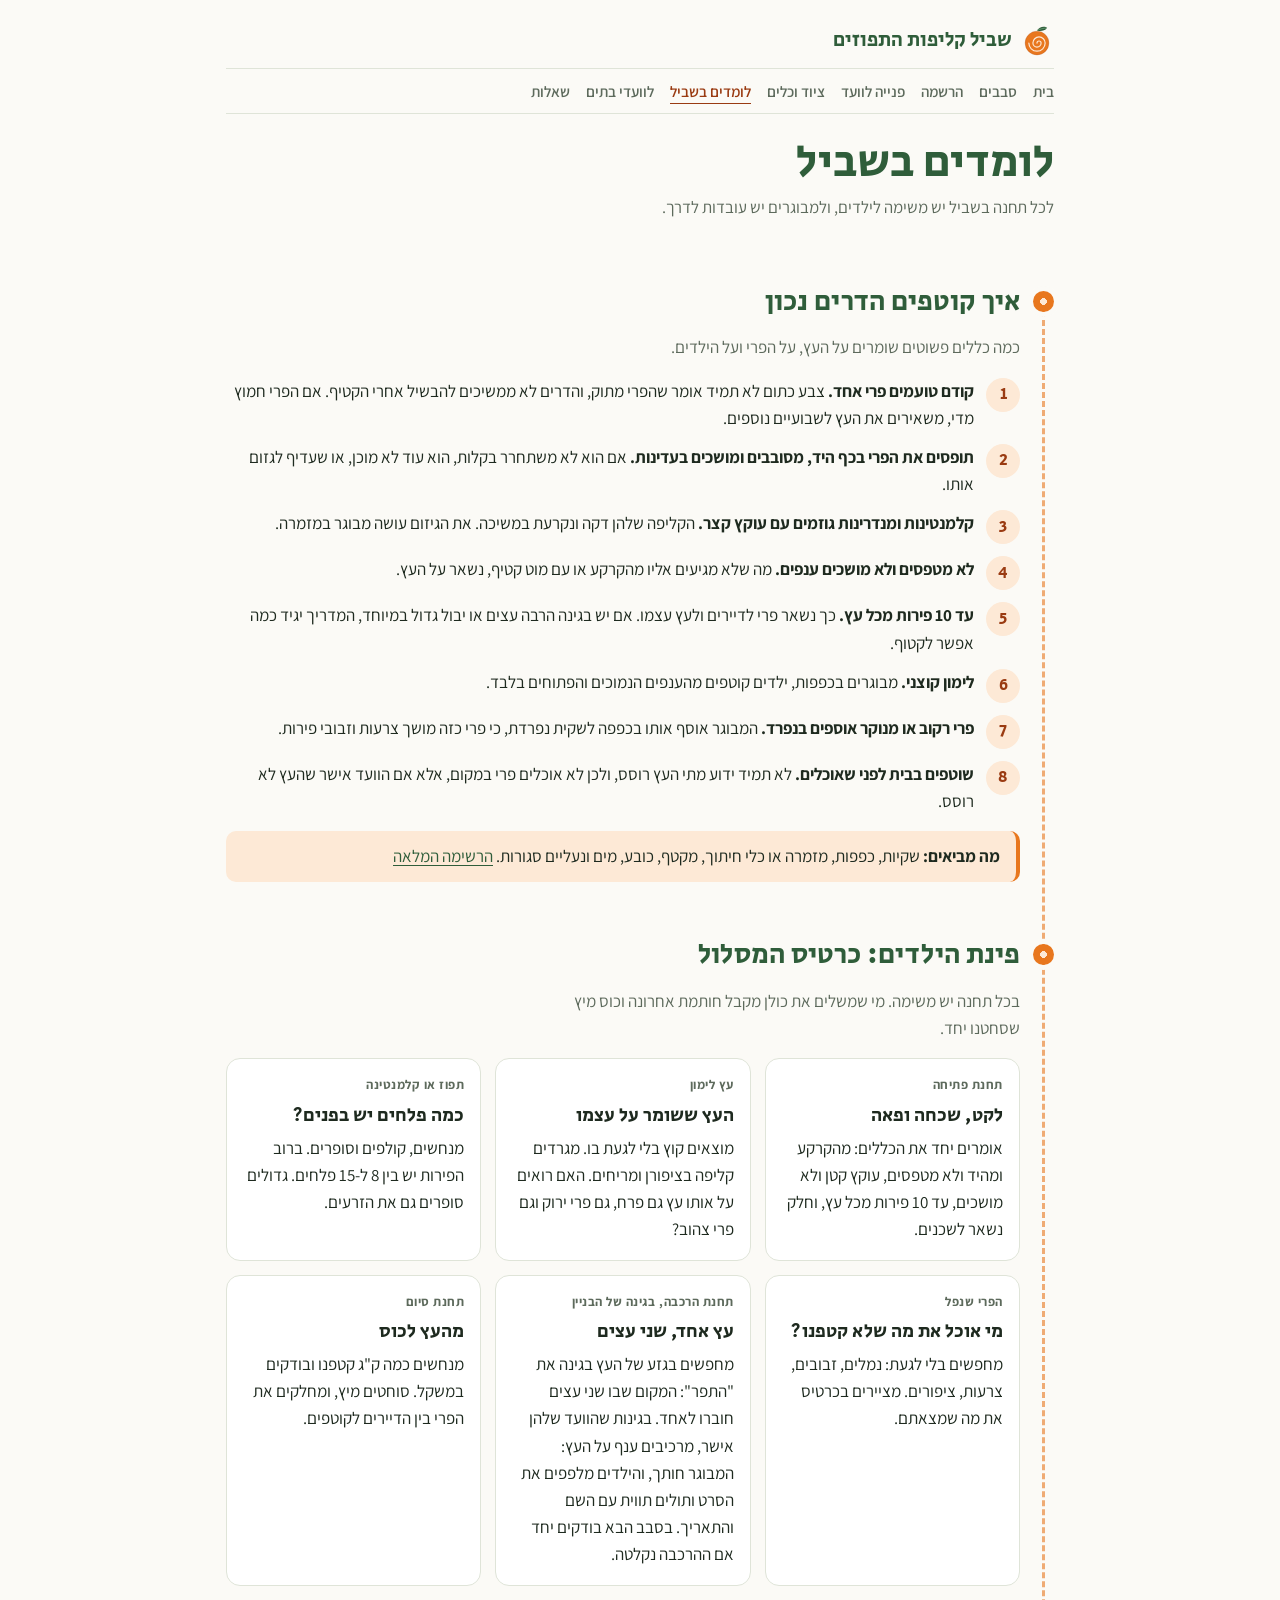
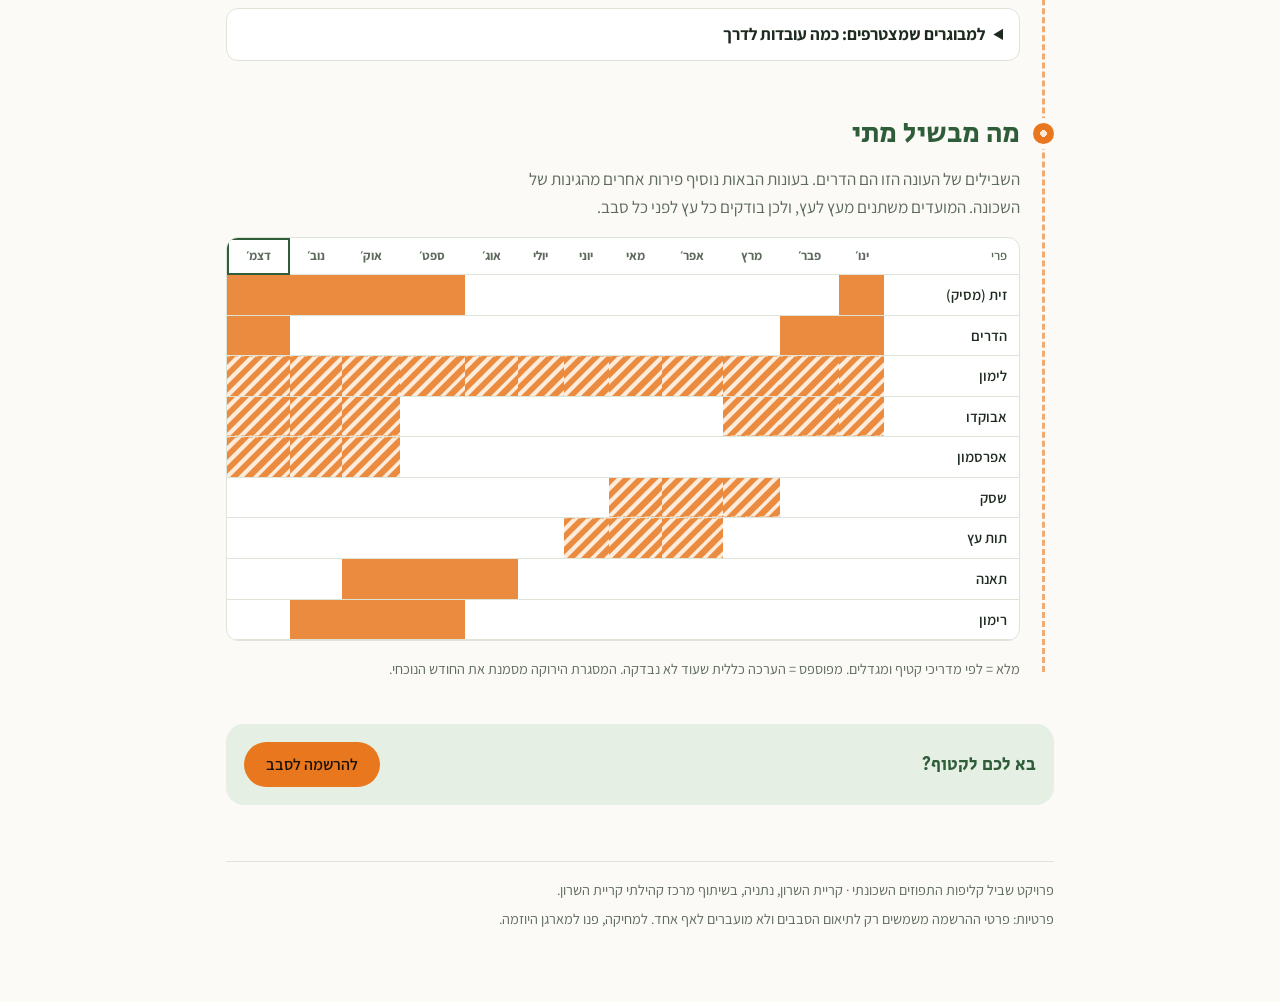
<file: learn.html>
<!doctype html>
<html lang="he" dir="rtl">
<head>
<meta charset="utf-8">
<meta name="viewport" content="width=device-width,initial-scale=1,viewport-fit=cover">
<title>לומדים בשביל | שביל קליפות התפוזים</title>
<meta name="description" content="איך קוטפים הדרים נכון, מה מבשיל מתי, ותחנות לימוד לילדים.">
<link rel="icon" href="icon.png">
<meta property="og:title" content="לומדים בשביל | שביל קליפות התפוזים">
<meta property="og:description" content="איך קוטפים הדרים נכון, מה מבשיל מתי, ותחנות לימוד לילדים.">
<meta property="og:image" content="https://omerpines.github.io/orange-peel-trail/welcome.png">
<meta property="og:url" content="https://omerpines.github.io/orange-peel-trail/learn.html">
<meta property="og:type" content="website">
<meta name="twitter:card" content="summary_large_image">
<link rel="preconnect" href="https://fonts.googleapis.com">
<link rel="preconnect" href="https://fonts.gstatic.com" crossorigin>
<link rel="stylesheet" href="https://fonts.googleapis.com/css2?family=Secular+One&family=Assistant:wght@400;600;700&display=swap">
<link rel="stylesheet" href="styles.css">
</head>
<body>
<div class="wrap">
<div class="topbar"><a class="homelink" href="index.html"><svg viewBox="0 0 200 200" aria-hidden="true"><path d="M100 38 C 112 14, 146 10, 160 22 C 146 40, 118 46, 100 38 Z" fill="#2f5d3a"/><path d="M100 38 C 118 30, 138 24, 156 24" stroke="#8fc79c" stroke-width="3" fill="none"/><circle cx="100" cy="112" r="70" fill="#e8771e"/><path d="M100 112 m-48 0 a48 48 0 1 0 96 0 a36 36 0 1 0 -72 0 a24 24 0 1 0 48 0 a12 12 0 1 0 -24 0" stroke="#fde9d6" stroke-width="7" fill="none" stroke-linecap="round"/><circle cx="100" cy="112" r="70" fill="none" stroke="#9a3b12" stroke-width="4" opacity=".35"/></svg><span>שביל קליפות התפוזים</span></a><nav class="toc" aria-label="ניווט באתר"><a href="index.html">בית</a><a href="rounds.html">סבבים</a><a href="register.html">הרשמה</a><a href="invite.html">פנייה לוועד</a><a href="gear.html">ציוד וכלים</a><a href="learn.html" aria-current="page">לומדים בשביל</a><a href="committees.html">לוועדי בתים</a><a href="faq.html">שאלות</a></nav></div>
<header class="pagehead"><h1>לומדים בשביל</h1><p>לכל תחנה בשביל יש משימה לילדים, ולמבוגרים יש עובדות לדרך.</p></header><main class="trail">
<section class="stop" id="how">
  <h2>איך קוטפים הדרים נכון</h2>
  <p class="sub">כמה כללים פשוטים שומרים על העץ, על הפרי ועל הילדים.</p>
  <ol class="steps">
    <li><span><b>קודם טועמים פרי אחד.</b> צבע כתום לא תמיד אומר שהפרי מתוק, והדרים לא ממשיכים להבשיל אחרי הקטיף. אם הפרי חמוץ מדי, משאירים את העץ לשבועיים נוספים.</span></li>
    <li><span><b>תופסים את הפרי בכף היד, מסובבים ומושכים בעדינות.</b> אם הוא לא משתחרר בקלות, הוא עוד לא מוכן, או שעדיף לגזום אותו.</span></li>
    <li><span><b>קלמנטינות ומנדרינות גוזמים עם עוקץ קצר.</b> הקליפה שלהן דקה ונקרעת במשיכה. את הגיזום עושה מבוגר במזמרה.</span></li>
    <li><span><b>לא מטפסים ולא מושכים ענפים.</b> מה שלא מגיעים אליו מהקרקע או עם מוט קטיף, נשאר על העץ.</span></li>
    <li><span><b>עד 10 פירות מכל עץ.</b> כך נשאר פרי לדיירים ולעץ עצמו. אם יש בגינה הרבה עצים או יבול גדול במיוחד, המדריך יגיד כמה אפשר לקטוף.</span></li>
    <li><span><b>לימון קוצני.</b> מבוגרים בכפפות, ילדים קוטפים מהענפים הנמוכים והפתוחים בלבד.</span></li>
    <li><span><b>פרי רקוב או מנוקר אוספים בנפרד.</b> המבוגר אוסף אותו בכפפה לשקית נפרדת, כי פרי כזה מושך צרעות וזבובי פירות.</span></li>
    <li><span><b>שוטפים בבית לפני שאוכלים.</b> לא תמיד ידוע מתי העץ רוסס, ולכן לא אוכלים פרי במקום, אלא אם הוועד אישר שהעץ לא רוסס.</span></li>
  </ol>
  <div class="callout"><b>מה מביאים:</b> שקיות, כפפות, מזמרה או כלי חיתוך, מקטף, כובע, מים ונעליים סגורות. <a href="gear.html">הרשימה המלאה</a></div>
</section>

<section class="stop" id="kids">
  <h2>פינת הילדים: כרטיס המסלול</h2>
  <p class="sub">בכל תחנה יש משימה. מי שמשלים את כולן מקבל חותמת אחרונה וכוס מיץ שסחטנו יחד.</p>
  <div class="cards">
    <div class="card"><span class="tag">תחנת פתיחה</span><h3>לקט, שכחה ופאה</h3><p>אומרים יחד את הכללים: מהקרקע ומהיד ולא מטפסים, עוקץ קטן ולא מושכים, עד 10 פירות מכל עץ, וחלק נשאר לשכנים.</p></div>
    <div class="card"><span class="tag">עץ לימון</span><h3>העץ ששומר על עצמו</h3><p>מוצאים קוץ בלי לגעת בו. מגרדים קליפה בציפורן ומריחים. האם רואים על אותו עץ גם פרח, גם פרי ירוק וגם פרי צהוב?</p></div>
    <div class="card"><span class="tag">תפוז או קלמנטינה</span><h3>כמה פלחים יש בפנים?</h3><p>מנחשים, קולפים וסופרים. ברוב הפירות יש בין 8 ל-15 פלחים. גדולים סופרים גם את הזרעים.</p></div>
    <div class="card"><span class="tag">הפרי שנפל</span><h3>מי אוכל את מה שלא קטפנו?</h3><p>מחפשים בלי לגעת: נמלים, זבובים, צרעות, ציפורים. מציירים בכרטיס את מה שמצאתם.</p></div>
    <div class="card"><span class="tag">תחנת הרכבה, בגינה של הבניין</span><h3>עץ אחד, שני עצים</h3><p>מחפשים בגזע של העץ בגינה את "התפר": המקום שבו שני עצים חוברו לאחד. בגינות שהוועד שלהן אישר, מרכיבים ענף על העץ: המבוגר חותך, והילדים מלפפים את הסרט ותולים תווית עם השם והתאריך. בסבב הבא בודקים יחד אם ההרכבה נקלטה.</p></div>
    <div class="card"><span class="tag">תחנת סיום</span><h3>מהעץ לכוס</h3><p>מנחשים כמה ק"ג קטפנו ובודקים במשקל. סוחטים מיץ, ומחלקים את הפרי בין הדיירים לקוטפים.</p></div>
  </div>
  <details style="margin-top:6px"><summary>למבוגרים שמצטרפים: כמה עובדות לדרך</summary>
    <p>רוב עצי ההדר בגינות מורכבים על כנה של עץ אחר. לכן זרע מהפרי לא יגדל עץ זהה, ולפעמים צומחים מתחת לנקודת ההרכבה ענפים פראיים שהגנן מסיר.</p>
    <p>זבוב פירות הים התיכון מטיל ביצים בפרי בשל. פרי שנשאר על העץ או על הקרקע מגדיל את האוכלוסייה ופוגע גם בעצים של השכנים. לכן קטיף וניקוי פרי נשור הם חלק מהטיפול בגינה.</p>
    <p>מקור ההדרים בדרום-מזרח אסיה. האתרוג הוא מההדרים הראשונים שהגיעו לאזור שלנו. נתניה נוסדה ב-1929 על ידי אגודת בני בנימין. מכירים ותיקים בשכונה שזוכרים מה היה כאן לפני הבניינים? ספרו לנו.</p>
    <p><b>על ההרכבה.</b> בהרכבה מחברים ענף או ניצן של זן אחד (הרוכב) לגזע ולשורשים של עץ אחר (הכנה), והם מתאחים לעץ אחד. הכנה נותנת שורשים חזקים ועמידות לקרקע ולמחלות, והרוכב נותן את הפרי. החושחש (תפוז חמוץ) שימש במשך שנים ככנה מרכזית להדרים בעולם, והיום משתמשים בו פחות בגלל רגישות לנגיף הטריסטזה. ענף שצומח מתחת לנקודת ההרכבה שייך לכנה, והפרי שלו יהיה שונה.</p>
    <p><b>איפה מרכיבים.</b> רק על עצים בגינות שהוועד שלהן אישר הרכבה בטופס, ורק על ענף אחד או שניים, כדי שהעץ ימשיך לתת פרי כרגיל. את החיתוך עושה מבוגר בסכין הרכבה, והילדים לא חותכים. בחורף ההרכבה נקלטת פחות טוב מאשר באביב, כשהקליפה נפרדת בקלות מהעץ, ולכן בחורף מתמקדים במציאת נקודות ההרכבה הקיימות ובהדגמה. עצי הרחוב שייכים לעירייה, ולא נוגעים בהם בלי אישור של מחלקת הגינון.</p>
    <p>מצוות לקט, שכחה ופאה מופיעות בוויקרא י"ט, ט'-י' ובדברים כ"ד, י"ט-כ"א.</p>
  </details>
</section>

<section class="stop" id="seasons">
  <h2>מה מבשיל מתי</h2>
  <p class="sub">השבילים של העונה הזו הם הדרים. בעונות הבאות נוסיף פירות אחרים מהגינות של השכונה. המועדים משתנים מעץ לעץ, ולכן בודקים כל עץ לפני כל סבב.</p>
  <div class="tablebox"><table id="seasonTable"></table></div>
  <p class="note">מלא = לפי מדריכי קטיף ומגדלים. מפוספס = הערכה כללית שעוד לא נבדקה. המסגרת הירוקה מסמנת את החודש הנוכחי.</p>
</section>
</main><div class="nextbar"><b>בא לכם לקטוף?</b><a class="btn primary" href="register.html">להרשמה לסבב</a></div>
<footer>
  <p>פרויקט שביל קליפות התפוזים השכונתי · קריית השרון, נתניה, בשיתוף מרכז קהילתי קריית השרון.</p>
  <p id="footPrivacy">פרטיות: פרטי ההרשמה משמשים רק לתיאום הסבבים ולא מועברים לאף אחד. למחיקה, פנו למארגן היוזמה.</p>
</footer>
</div>
<script src="app.js"></script>
</body>
</html>
</file>
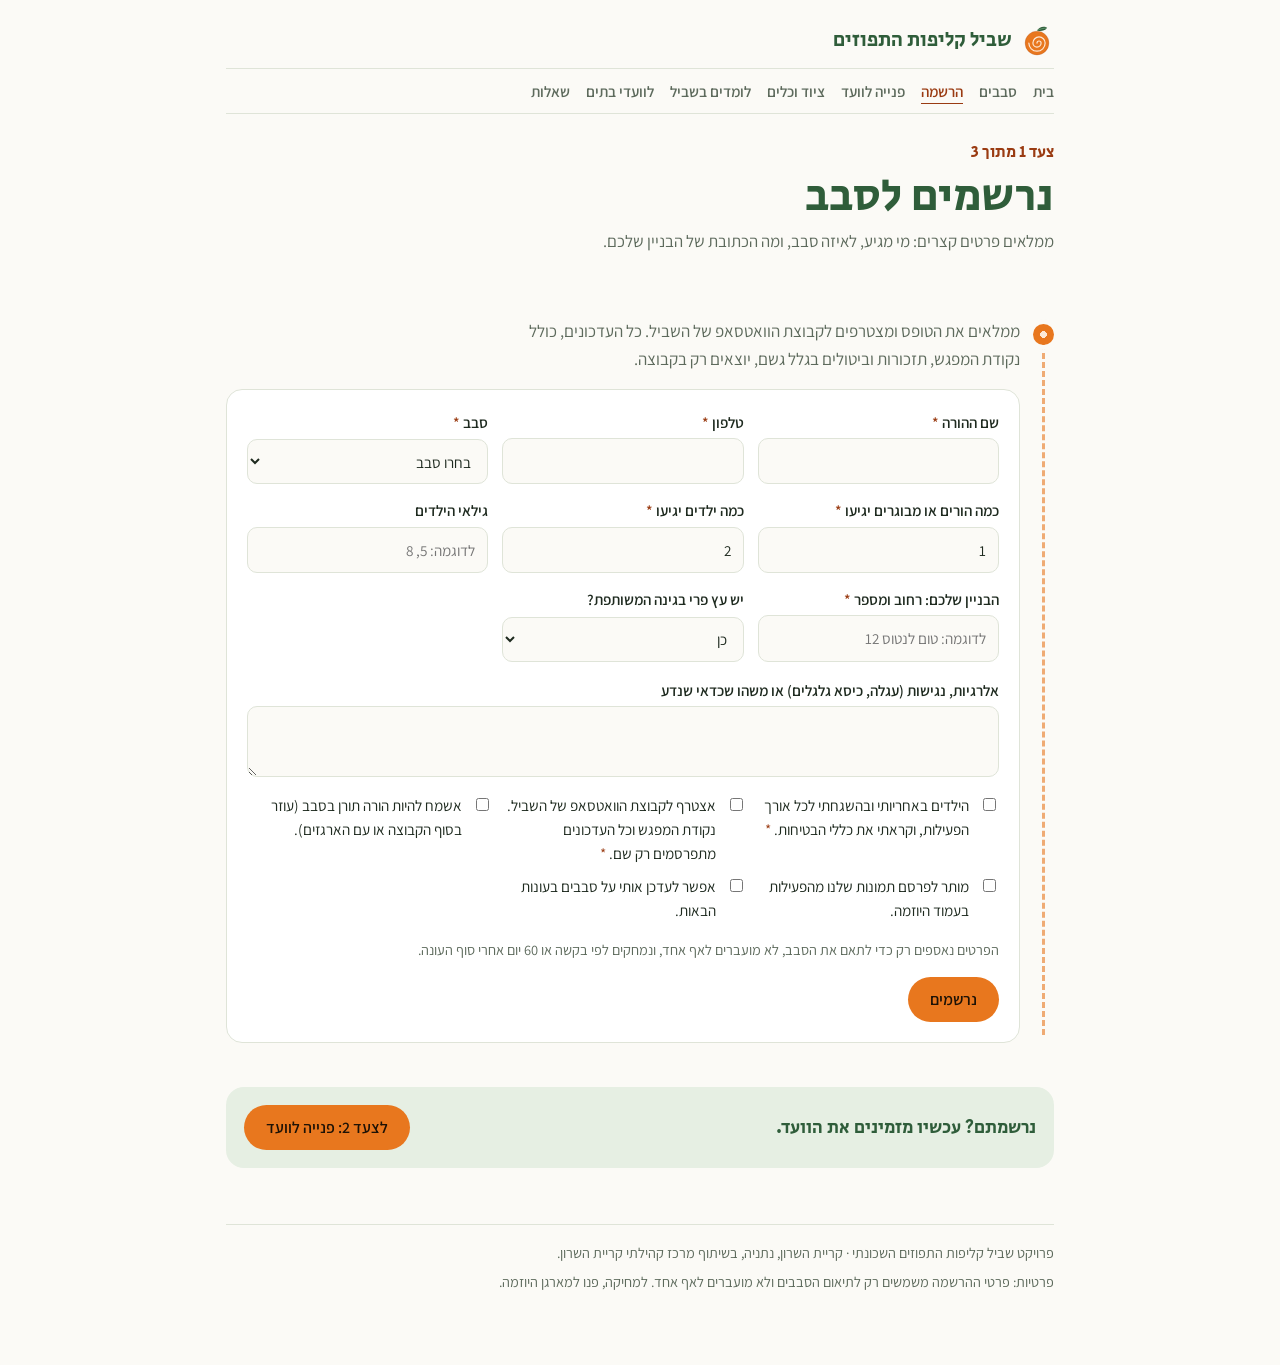
<file: register.html>
<!doctype html>
<html lang="he" dir="rtl">
<head>
<meta charset="utf-8">
<meta name="viewport" content="width=device-width,initial-scale=1,viewport-fit=cover">
<title>הרשמה לסבב | שביל קליפות התפוזים</title>
<meta name="description" content="הרשמה משפחתית לסבב קטיף בשביל קליפות התפוזים.">
<link rel="icon" href="icon.png">
<meta property="og:title" content="הרשמה לסבב | שביל קליפות התפוזים">
<meta property="og:description" content="הרשמה משפחתית לסבב קטיף בשביל קליפות התפוזים.">
<meta property="og:image" content="https://omerpines.github.io/orange-peel-trail/welcome.png">
<meta property="og:url" content="https://omerpines.github.io/orange-peel-trail/register.html">
<meta property="og:type" content="website">
<meta name="twitter:card" content="summary_large_image">
<link rel="preconnect" href="https://fonts.googleapis.com">
<link rel="preconnect" href="https://fonts.gstatic.com" crossorigin>
<link rel="stylesheet" href="https://fonts.googleapis.com/css2?family=Secular+One&family=Assistant:wght@400;600;700&display=swap">
<link rel="stylesheet" href="styles.css">
</head>
<body>
<div class="wrap">
<div class="topbar"><a class="homelink" href="index.html"><svg viewBox="0 0 200 200" aria-hidden="true"><path d="M100 38 C 112 14, 146 10, 160 22 C 146 40, 118 46, 100 38 Z" fill="#2f5d3a"/><path d="M100 38 C 118 30, 138 24, 156 24" stroke="#8fc79c" stroke-width="3" fill="none"/><circle cx="100" cy="112" r="70" fill="#e8771e"/><path d="M100 112 m-48 0 a48 48 0 1 0 96 0 a36 36 0 1 0 -72 0 a24 24 0 1 0 48 0 a12 12 0 1 0 -24 0" stroke="#fde9d6" stroke-width="7" fill="none" stroke-linecap="round"/><circle cx="100" cy="112" r="70" fill="none" stroke="#9a3b12" stroke-width="4" opacity=".35"/></svg><span>שביל קליפות התפוזים</span></a><nav class="toc" aria-label="ניווט באתר"><a href="index.html">בית</a><a href="rounds.html">סבבים</a><a href="register.html" aria-current="page">הרשמה</a><a href="invite.html">פנייה לוועד</a><a href="gear.html">ציוד וכלים</a><a href="learn.html">לומדים בשביל</a><a href="committees.html">לוועדי בתים</a><a href="faq.html">שאלות</a></nav></div>
<header class="pagehead"><div class="stepno">צעד 1 מתוך 3</div><h1>נרשמים לסבב</h1><p>ממלאים פרטים קצרים: מי מגיע, לאיזה סבב, ומה הכתובת של הבניין שלכם.</p></header><main class="trail">
<section class="stop" id="register">
  <p class="sub">ממלאים את הטופס ומצטרפים לקבוצת הוואטסאפ של השביל. כל העדכונים, כולל נקודת המפגש, תזכורות וביטולים בגלל גשם, יוצאים רק בקבוצה.</p>
  <form id="regForm" novalidate>
    <input type="text" id="fWeb" name="website" tabindex="-1" autocomplete="off" aria-hidden="true" class="hp">
    <div class="grid2">
      <label for="fName"><span>שם ההורה <span class="req">*</span></span><input id="fName" autocomplete="name" required></label>
      <label for="fPhone"><span>טלפון <span class="req">*</span></span><input id="fPhone" type="tel" inputmode="tel" autocomplete="tel"></label>
      <label for="fRound"><span>סבב <span class="req">*</span></span><select id="fRound" required></select></label>
      <label for="fAdults"><span>כמה הורים או מבוגרים יגיעו <span class="req">*</span></span><input id="fAdults" type="number" min="1" max="6" value="1" inputmode="numeric"></label>
      <label for="fKids"><span>כמה ילדים יגיעו <span class="req">*</span></span><input id="fKids" type="number" min="0" max="8" value="2" inputmode="numeric"></label>
      <label for="fAges">גילאי הילדים<input id="fAges" placeholder="לדוגמה: 5, 8"></label>
      <label for="fStreet"><span>הבניין שלכם: רחוב ומספר <span class="req">*</span></span><input id="fStreet" placeholder="לדוגמה: טום לנטוס 12" autocomplete="address-line1"></label>
      <label for="fTree">יש עץ פרי בגינה המשותפת?<select id="fTree"><option>כן</option><option>לא</option><option>לא בטוח/ה</option></select></label>
    </div>
    <label for="fNotes">אלרגיות, נגישות (עגלה, כיסא גלגלים) או משהו שכדאי שנדע<textarea id="fNotes" rows="2"></textarea></label>
    <div class="grid2" style="gap:8px">
      <label class="check" for="cResp"><input type="checkbox" id="cResp"><span>הילדים באחריותי ובהשגחתי לכל אורך הפעילות, וקראתי את כללי הבטיחות. <span class="req">*</span></span></label>
      <label class="check" for="cGroup"><input type="checkbox" id="cGroup"><span>אצטרף לקבוצת הוואטסאפ של השביל. נקודת המפגש וכל העדכונים מתפרסמים רק שם. <span class="req">*</span></span></label>
      <label class="check" for="cVol"><input type="checkbox" id="cVol"><span>אשמח להיות הורה תורן בסבב (עוזר בסוף הקבוצה או עם הארגזים).</span></label>
      <label class="check" for="cPhoto"><input type="checkbox" id="cPhoto"><span>מותר לפרסם תמונות שלנו מהפעילות בעמוד היוזמה.</span></label>
      <label class="check" for="cUpd"><input type="checkbox" id="cUpd"><span>אפשר לעדכן אותי על סבבים בעונות הבאות.</span></label>
    </div>
    <p class="note" id="famPrivacy">הפרטים נאספים רק כדי לתאם את הסבב, לא מועברים לאף אחד, ונמחקים לפי בקשה או 60 יום אחרי סוף העונה.</p>
    <p class="err" id="formErr" hidden></p>
    <div><button class="btn primary" type="submit">נרשמים</button></div>
    <div class="out" id="out" hidden>
      <strong id="outHead">ההודעה מוכנה. שלב אחרון: לשלוח אותה.</strong>
      <pre id="msg"></pre>
      <div class="cta-row">
        <a class="btn primary" id="waLink" href="#" target="_blank" rel="noopener">שליחה בוואטסאפ</a>
        <button class="btn ghost" type="button" id="copyBtn">העתקת ההודעה</button>
      </div>
      <p class="note" id="waNote"></p>
      <div class="callout"><b>עזרו לסבבים להתמלא.</b> שתפו את הקישור בקבוצות הגן, הכיתה והבניין, ובקשו מהשכנים להצטרף. <a class="btn ghost" id="shareLink" href="https://wa.me/?text=%D7%A0%D7%A8%D7%A9%D7%9E%D7%A0%D7%95%20%D7%9C%D7%A7%D7%98%D7%99%D7%A3%20%D7%94%D7%93%D7%A8%D7%99%D7%9D%20%D7%9E%D7%A9%D7%A4%D7%97%D7%AA%D7%99%20%D7%91%D7%A9%D7%9B%D7%95%D7%A0%D7%94%21%20%22%D7%A9%D7%91%D7%99%D7%9C%20%D7%A7%D7%9C%D7%99%D7%A4%D7%95%D7%AA%20%D7%94%D7%AA%D7%A4%D7%95%D7%96%D7%99%D7%9D%22%3A%20%D7%91%D7%99%D7%9E%D7%99%20%D7%A9%D7%99%D7%A9%D7%99%20%D7%90%D7%97%D7%A8%D7%99%20%D7%94%D7%9C%D7%99%D7%9E%D7%95%D7%93%D7%99%D7%9D%2C%20%D7%9E%D7%A9%D7%A4%D7%97%D7%95%D7%AA%20%D7%A7%D7%95%D7%98%D7%A4%D7%95%D7%AA%20%D7%94%D7%93%D7%A8%D7%99%D7%9D%20%D7%91%D7%92%D7%99%D7%A0%D7%95%D7%AA%20%D7%A9%D7%9C%20%D7%91%D7%A0%D7%99%D7%99%D7%A0%D7%99%20%D7%A7%D7%A8%D7%99%D7%99%D7%AA%20%D7%94%D7%A9%D7%A8%D7%95%D7%9F%2C%20%D7%91%D7%90%D7%99%D7%A9%D7%95%D7%A8%20%D7%95%D7%A2%D7%93%D7%99%20%D7%94%D7%91%D7%AA%D7%99%D7%9D.%20%D7%91%D7%97%D7%99%D7%A0%D7%9D%2C%206%20%D7%9E%D7%A9%D7%A4%D7%97%D7%95%D7%AA%20%D7%91%D7%A1%D7%91%D7%91.%0A%D7%91%D7%95%D7%90%D7%95%20%D7%9C%D7%94%D7%A6%D7%98%D7%A8%D7%A3%2C%20%D7%95%D7%A1%D7%A4%D7%A8%D7%95%20%D7%9C%D7%95%D7%95%D7%A2%D7%93%20%D7%94%D7%91%D7%99%D7%AA%20%D7%A9%D7%9C%D7%9B%D7%9D%2C%20%D7%90%D7%95%D7%9C%D7%99%20%D7%92%D7%9D%20%D7%90%D7%A6%D7%9C%D7%9B%D7%9D%20%D7%99%D7%A9%20%D7%A2%D7%A5%3A%0Ahttps%3A//omerpines.github.io/orange-peel-trail/" target="_blank" rel="noopener" style="margin-top:8px">שיתוף בוואטסאפ</a></div>
      <div class="callout"><b>והכי חשוב: מזמינים את ועד הבית.</b> בלי בניינים מאושרים אין סבבים. בקשו מהוועד אישור להיכנס לחצר ולקטוף באחד התאריכים. הכנו לכם הזמנה מוכנה, עם הכתובת והשם שלכם. <a class="btn primary" id="inviteLink" href="invite.html" style="margin-top:8px">לצעד 2</a></div>
    </div>
  </form>
</section>
</main><div class="nextbar"><b>נרשמתם? עכשיו מזמינים את הוועד.</b><a class="btn primary" href="invite.html">לצעד 2: פנייה לוועד</a></div>
<footer>
  <p>פרויקט שביל קליפות התפוזים השכונתי · קריית השרון, נתניה, בשיתוף מרכז קהילתי קריית השרון.</p>
  <p id="footPrivacy">פרטיות: פרטי ההרשמה משמשים רק לתיאום הסבבים ולא מועברים לאף אחד. למחיקה, פנו למארגן היוזמה.</p>
</footer>
</div>
<script src="app.js"></script>
</body>
</html>
</file>
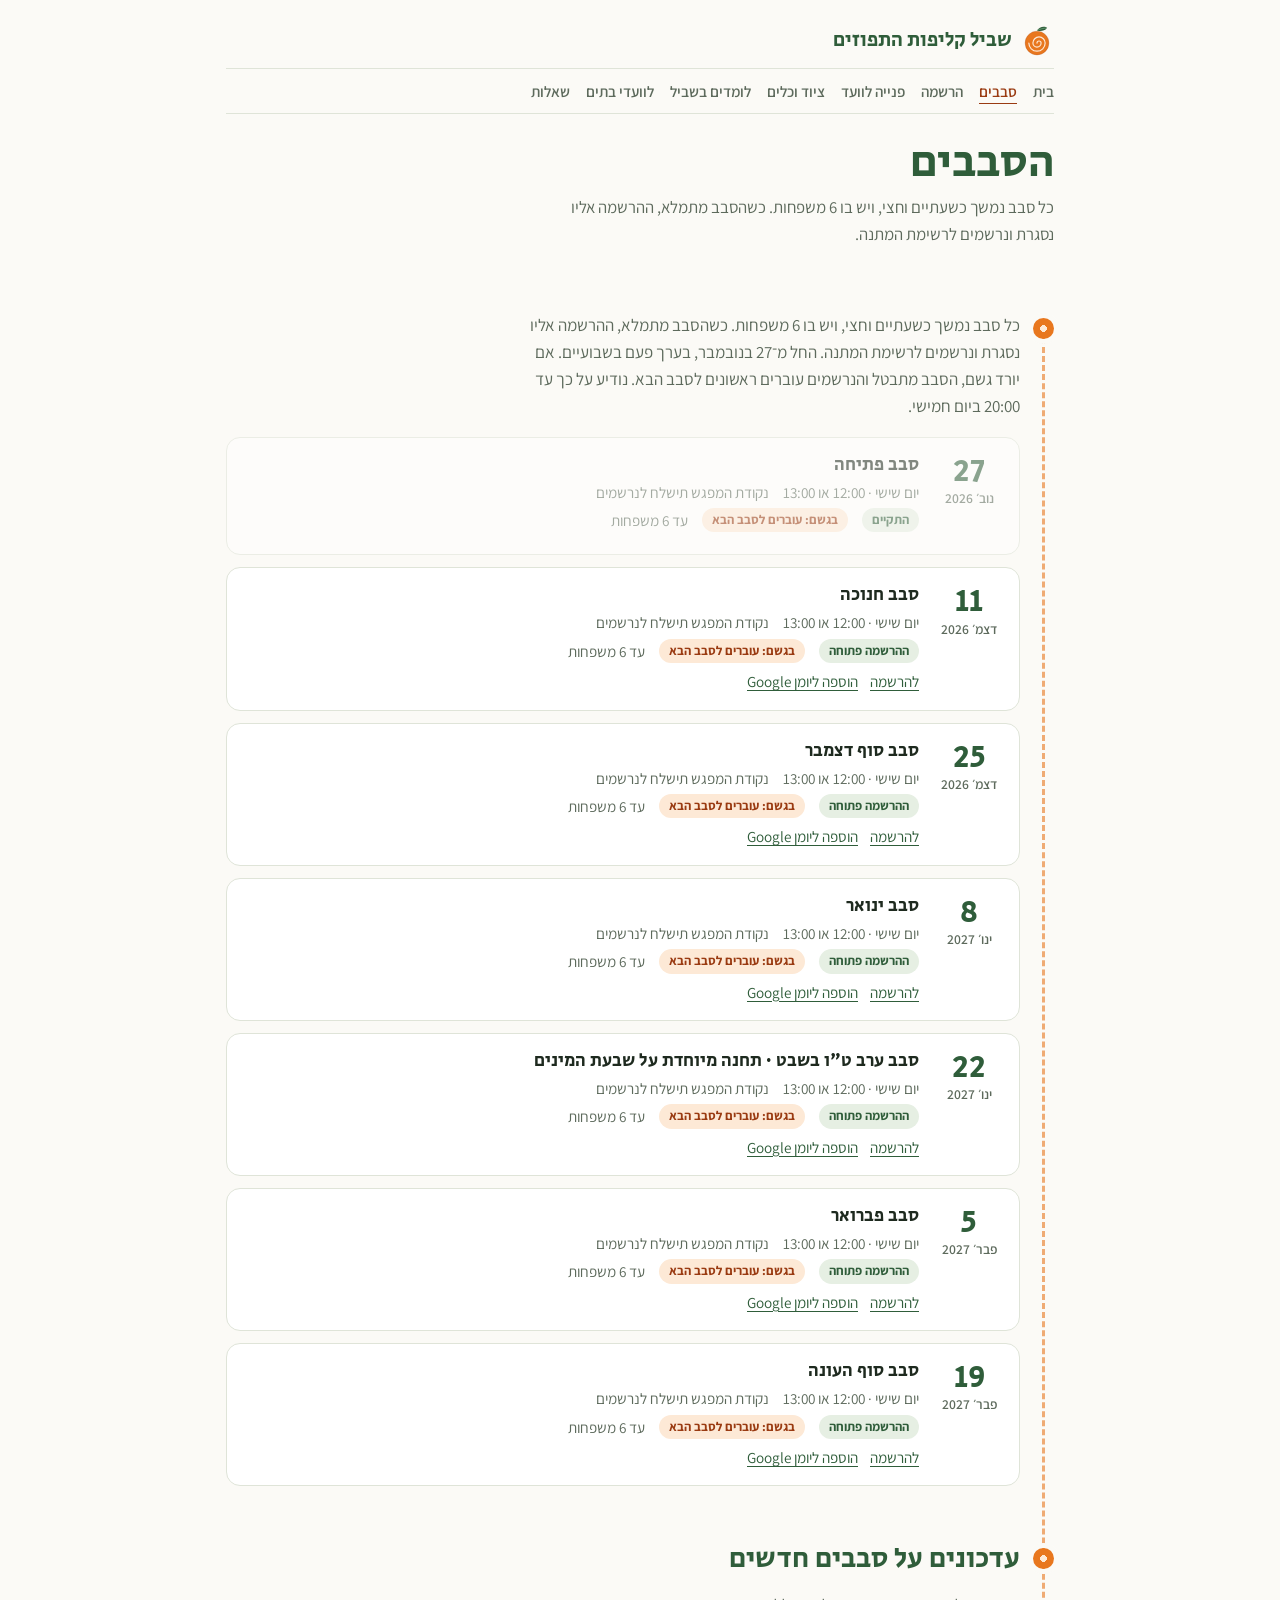
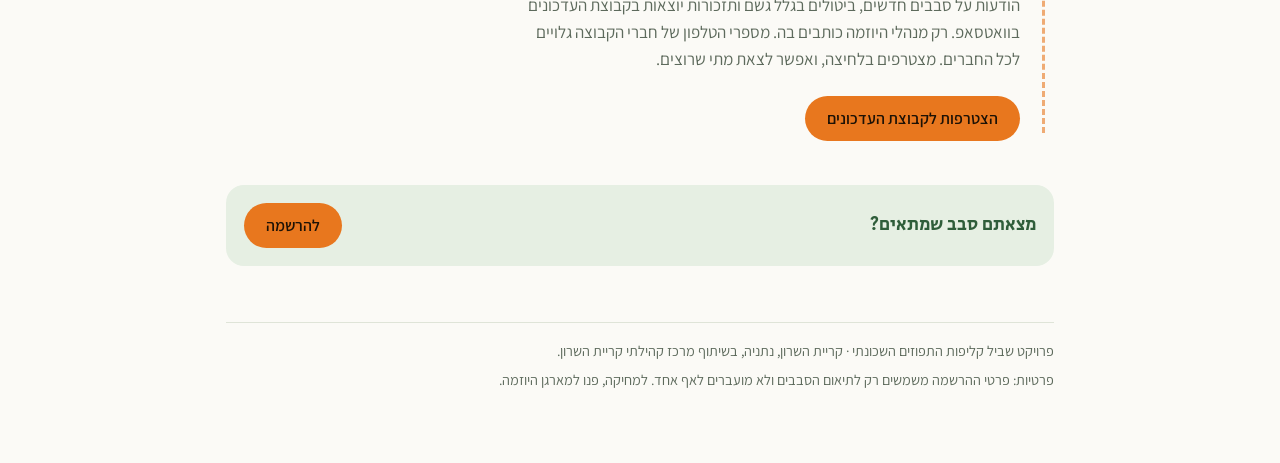
<file: rounds.html>
<!doctype html>
<html lang="he" dir="rtl">
<head>
<meta charset="utf-8">
<meta name="viewport" content="width=device-width,initial-scale=1,viewport-fit=cover">
<title>הסבבים | שביל קליפות התפוזים</title>
<meta name="description" content="מועדי הסבבים הקרובים של שביל קליפות התפוזים, והצטרפות לקבוצת העדכונים.">
<link rel="icon" href="icon.png">
<meta property="og:title" content="הסבבים | שביל קליפות התפוזים">
<meta property="og:description" content="מועדי הסבבים הקרובים של שביל קליפות התפוזים, והצטרפות לקבוצת העדכונים.">
<meta property="og:image" content="https://omerpines.github.io/orange-peel-trail/welcome.png">
<meta property="og:url" content="https://omerpines.github.io/orange-peel-trail/rounds.html">
<meta property="og:type" content="website">
<meta name="twitter:card" content="summary_large_image">
<link rel="preconnect" href="https://fonts.googleapis.com">
<link rel="preconnect" href="https://fonts.gstatic.com" crossorigin>
<link rel="stylesheet" href="https://fonts.googleapis.com/css2?family=Secular+One&family=Assistant:wght@400;600;700&display=swap">
<link rel="stylesheet" href="styles.css">
</head>
<body>
<div class="wrap">
<div class="topbar"><a class="homelink" href="index.html"><svg viewBox="0 0 200 200" aria-hidden="true"><path d="M100 38 C 112 14, 146 10, 160 22 C 146 40, 118 46, 100 38 Z" fill="#2f5d3a"/><path d="M100 38 C 118 30, 138 24, 156 24" stroke="#8fc79c" stroke-width="3" fill="none"/><circle cx="100" cy="112" r="70" fill="#e8771e"/><path d="M100 112 m-48 0 a48 48 0 1 0 96 0 a36 36 0 1 0 -72 0 a24 24 0 1 0 48 0 a12 12 0 1 0 -24 0" stroke="#fde9d6" stroke-width="7" fill="none" stroke-linecap="round"/><circle cx="100" cy="112" r="70" fill="none" stroke="#9a3b12" stroke-width="4" opacity=".35"/></svg><span>שביל קליפות התפוזים</span></a><nav class="toc" aria-label="ניווט באתר"><a href="index.html">בית</a><a href="rounds.html" aria-current="page">סבבים</a><a href="register.html">הרשמה</a><a href="invite.html">פנייה לוועד</a><a href="gear.html">ציוד וכלים</a><a href="learn.html">לומדים בשביל</a><a href="committees.html">לוועדי בתים</a><a href="faq.html">שאלות</a></nav></div>
<header class="pagehead"><h1>הסבבים</h1><p>כל סבב נמשך כשעתיים וחצי, ויש בו 6 משפחות. כשהסבב מתמלא, ההרשמה אליו נסגרת ונרשמים לרשימת המתנה.</p></header><main class="trail">
<section class="stop" id="events">
  <p class="sub">כל סבב נמשך כשעתיים וחצי, ויש בו 6 משפחות. כשהסבב מתמלא, ההרשמה אליו נסגרת ונרשמים לרשימת המתנה. החל מ־27 בנובמבר, בערך פעם בשבועיים. אם יורד גשם, הסבב מתבטל והנרשמים עוברים ראשונים לסבב הבא. נודיע על כך עד 20:00 ביום חמישי.</p>
  <div class="events" id="eventList"></div>
</section>

<section class="stop" id="updates">
  <h2>עדכונים על סבבים חדשים</h2>
  <p class="sub" id="updText"></p>
  <div class="cta-row" id="updRow"></div>
</section>
</main><div class="nextbar"><b>מצאתם סבב שמתאים?</b><a class="btn primary" href="register.html">להרשמה</a></div>
<footer>
  <p>פרויקט שביל קליפות התפוזים השכונתי · קריית השרון, נתניה, בשיתוף מרכז קהילתי קריית השרון.</p>
  <p id="footPrivacy">פרטיות: פרטי ההרשמה משמשים רק לתיאום הסבבים ולא מועברים לאף אחד. למחיקה, פנו למארגן היוזמה.</p>
</footer>
</div>
<script src="app.js"></script>
</body>
</html>
</file>
<file: styles.css>
/* Layout: a single scrolling neighborhood guide, RTL, a peel-orange route line running down the start edge connecting the sections like stations on a trail */
:root{
  --bg:#fbfaf6; --surface:#ffffff; --ink:#1e2a1f; --muted:#5d6a5c; --line:#dfe4d8;
  --leaf:#2f5d3a; --peel:#e8771e; --peel-soft:#fde9d6; --leaf-soft:#e6efe3;
  --warn:#9a3b12;
  --display:"Secular One","Assistant",system-ui,sans-serif;
  --body:"Assistant",system-ui,"Segoe UI",Arial,sans-serif;
}
@media (prefers-color-scheme:dark){:root:not([data-theme="light"]){
  --bg:#141a15; --surface:#1b231c; --ink:#eef2ea; --muted:#a9b5a6; --line:#2e3a2f;
  --leaf:#8fc79c; --peel:#ff9a45; --peel-soft:#3a2614; --leaf-soft:#1f2e22; --warn:#ffb08a; color-scheme:dark}}
:root[data-theme="dark"]{
  --bg:#141a15; --surface:#1b231c; --ink:#eef2ea; --muted:#a9b5a6; --line:#2e3a2f;
  --leaf:#8fc79c; --peel:#ff9a45; --peel-soft:#3a2614; --leaf-soft:#1f2e22; --warn:#ffb08a; color-scheme:dark}
*{box-sizing:border-box}
html{scroll-behavior:smooth}
@media (prefers-reduced-motion:reduce){html{scroll-behavior:auto}}
body{background:var(--bg);color:var(--ink);font-family:var(--body);font-size:17px;line-height:1.6;direction:rtl}
.wrap{max-width:860px;margin:0 auto;padding-left:max(16px,env(safe-area-inset-left,0px));padding-right:max(16px,env(safe-area-inset-right,0px));padding-block:0 64px}
h1,h2,h3{font-family:var(--display);font-weight:400;line-height:1.2;text-wrap:balance;margin:0}
h2{font-size:1.75rem;color:var(--leaf)}
h3{font-size:1.2rem}
p{margin:0}
a{color:var(--leaf);text-underline-offset:3px}
a:focus-visible,button:focus-visible,input:focus-visible,select:focus-visible,textarea:focus-visible,summary:focus-visible{outline:3px solid var(--peel);outline-offset:2px}

/* header */
header{padding-block:28px 24px;display:grid;gap:18px}
.hero{position:relative;overflow:hidden;background:var(--surface);border:1px solid var(--line);border-radius:28px;padding:28px 26px 30px;display:grid;gap:16px}
.hero .big{position:absolute;inset-inline-end:-70px;bottom:-80px;width:260px;height:260px;opacity:.95;pointer-events:none}
.hero > *:not(.big){position:relative}
.brand{display:flex;align-items:center;gap:10px}
.brand svg{width:44px;height:44px;flex:none}
.eyebrow{font-size:.9rem;color:var(--muted);font-weight:700}
h1{font-size:clamp(2.6rem,9vw,4.4rem);color:var(--leaf);line-height:1.02}
h1 span{color:var(--peel);display:block}
.datepill{display:inline-grid;background:var(--leaf);color:var(--bg);border-radius:18px;padding:12px 20px;justify-self:start;line-height:1.15}
.datepill small{font-size:.9rem;opacity:.85;font-weight:600}
.datepill b{font-family:var(--display);font-weight:400;font-size:1.9rem}
.hero-row{display:flex;flex-wrap:wrap;gap:12px 18px;align-items:center}
.hero-row .facts{color:var(--warn);font-weight:700;max-width:30ch}
@media (max-width:480px){.hero{padding:22px 18px 26px}.hero .big{width:170px;height:170px;inset-inline-end:-60px;bottom:-60px}}
.lead{font-size:1.15rem;max-width:58ch;color:var(--ink)}
.cta-row{display:flex;flex-wrap:wrap;gap:10px;margin-top:6px}
.btn{display:inline-flex;align-items:center;gap:8px;border:0;border-radius:999px;padding:12px 22px;font:600 1rem var(--body);cursor:pointer;text-decoration:none}
.btn.primary{background:var(--peel);color:#1d1206}
.btn.ghost{background:transparent;color:var(--leaf);box-shadow:inset 0 0 0 2px var(--leaf)}
.btn[disabled]{opacity:.5;cursor:not-allowed}
nav.toc{display:flex;flex-wrap:wrap;gap:8px 16px;font-size:.95rem;border-top:1px solid var(--line);border-bottom:1px solid var(--line);padding-block:10px}
nav.toc a{text-decoration:none;color:var(--muted);font-weight:600}
nav.toc a:hover{color:var(--leaf)}

/* trail */
.trail{position:relative;display:grid;gap:56px;margin-top:40px;padding-inline-start:34px}
.trail::before{content:"";position:absolute;inset-inline-start:9px;top:8px;bottom:8px;border-inline-start:3px dashed var(--peel);opacity:.6}
.stop{position:relative;display:grid;gap:16px;min-width:0}
.stop::before{content:"";position:absolute;inset-inline-start:-34px;top:6px;width:21px;height:21px;border-radius:50%;background:radial-gradient(circle,var(--peel-soft) 0 22%,var(--peel) 24%);box-shadow:0 0 0 5px var(--bg)}
.sub{color:var(--muted);max-width:62ch}

/* events */
.events{display:grid;gap:12px}
.event{background:var(--surface);border:1px solid var(--line);border-radius:14px;padding:16px 18px;display:grid;grid-template-columns:auto 1fr;gap:6px 18px;align-items:start}
.date{font-family:var(--display);text-align:center;min-width:64px;color:var(--leaf);line-height:1.1}
.date b{display:block;font-size:2rem;font-weight:400}
.date small{font-size:.85rem;color:var(--muted);font-family:var(--body);font-weight:600}
.event h3{font-size:1.15rem}
.meta{display:flex;flex-wrap:wrap;gap:6px 14px;color:var(--muted);font-size:.95rem}
.chip{display:inline-block;font-size:.8rem;font-weight:700;padding:2px 10px;border-radius:999px;background:var(--leaf-soft);color:var(--leaf)}
.chip.peel{background:var(--peel-soft);color:var(--warn)}
.event .links{grid-column:2;display:flex;flex-wrap:wrap;gap:12px;font-size:.95rem}
.past{opacity:.55}

/* form */
form{background:var(--surface);border:1px solid var(--line);border-radius:16px;padding:20px;display:grid;gap:16px}
.grid2{display:grid;grid-template-columns:repeat(auto-fit,minmax(200px,1fr));gap:14px}
label{display:grid;gap:4px;font-weight:600;font-size:.95rem}
input,select,textarea{font:inherit;font-weight:400;padding:10px 12px;border-radius:10px;border:1px solid var(--line);background:var(--bg);color:var(--ink);width:100%}
.check{display:flex;gap:10px;align-items:flex-start;font-weight:400}
.check input{width:auto;margin-top:5px;accent-color:var(--peel)}
.req{color:var(--warn)}
[hidden]{display:none!important}
.hp{position:absolute;width:1px;height:1px;padding:0;margin:0;border:0;overflow:hidden;clip-path:inset(50%);opacity:0;pointer-events:none}
.note{font-size:.9rem;color:var(--muted)}
.out{border-radius:12px;background:var(--leaf-soft);padding:16px;display:grid;gap:10px}
.out pre{white-space:pre-wrap;overflow-wrap:anywhere;margin:0;font:inherit;font-size:.95rem;background:var(--surface);border-radius:8px;padding:12px;border:1px solid var(--line)}
.err{color:var(--warn);font-weight:600}
fieldset{border:1px solid var(--line);border-radius:12px;padding:12px 14px;margin:0;display:grid;gap:8px;min-width:0}
legend{font-weight:700;padding:0 6px;font-size:.95rem}
.opts{display:flex;flex-wrap:wrap;gap:6px 18px}
.opts .check{align-items:center}
.opts .check input{margin-top:0}
.callout{border-inline-start:4px solid var(--peel);background:var(--peel-soft);border-radius:10px;padding:12px 14px}

/* guides */
.steps{counter-reset:s;display:grid;gap:12px;padding:0;margin:0;list-style:none}
.steps li{counter-increment:s;display:grid;grid-template-columns:34px 1fr;gap:12px;align-items:start}
.steps li::before{content:counter(s);font-family:var(--display);width:34px;height:34px;border-radius:50%;display:grid;place-items:center;background:var(--peel-soft);color:var(--warn)}
.stepcards{display:grid;grid-template-columns:repeat(auto-fit,minmax(220px,1fr));gap:14px;counter-reset:st}
.stepcard{counter-increment:st;background:var(--surface);border:2px solid var(--line);border-radius:22px;padding:18px;display:grid;grid-template-columns:56px 1fr;gap:4px 14px;align-content:start;text-decoration:none;color:var(--ink)}
.stepcard::before{content:counter(st);grid-row:span 2;width:56px;height:56px;border-radius:50%;display:grid;place-items:center;background:var(--peel-soft);color:var(--warn);font-family:var(--display);font-size:1.8rem}
.stepcard h3{font-size:1.1rem}
.stepcard p{margin:0;color:var(--muted);font-size:.95rem}
.stepcard:hover{border-color:var(--peel)}
.gear{display:grid;gap:8px;padding:0;margin:0;list-style:none}
.cards{display:grid;grid-template-columns:repeat(auto-fit,minmax(240px,1fr));gap:14px}
.card{background:var(--surface);border:1px solid var(--line);border-radius:14px;padding:16px;display:grid;gap:8px;align-content:start}
.card ul{margin:0;padding-inline-start:20px}
.tag{font-size:.8rem;font-weight:700;color:var(--muted);letter-spacing:.04em}
.callout{border-inline-start:4px solid var(--peel);background:var(--peel-soft);padding:12px 16px;border-radius:0 10px 10px 0}
:root[dir] .callout{border-radius:10px}
svg.diagram{width:100%;max-width:520px;height:auto;display:block}

/* season table */
.tablebox{overflow-x:auto;border:1px solid var(--line);border-radius:12px;background:var(--surface)}
table{border-collapse:collapse;width:100%;min-width:620px;font-size:.92rem}
th,td{padding:8px 6px;text-align:center;border-bottom:1px solid var(--line)}
th:first-child,td:first-child{text-align:start;padding-inline-start:12px;white-space:nowrap;font-weight:600}
thead th{font-weight:700;color:var(--muted);font-size:.8rem}
td.on{background:var(--peel);opacity:.85}
td.on.est{background:repeating-linear-gradient(135deg,var(--peel) 0 6px,var(--peel-soft) 6px 10px)}
tr.now td.now, th.now{outline:2px solid var(--leaf);outline-offset:-2px}

details{background:var(--surface);border:1px solid var(--line);border-radius:12px;padding:12px 16px}
details+details{margin-top:8px}
summary{cursor:pointer;font-weight:700}
details p{margin-top:8px;color:var(--ink)}
footer{margin-top:56px;border-top:1px solid var(--line);padding-top:16px;color:var(--muted);font-size:.9rem;display:grid;gap:6px}
@media (max-width:480px){.trail{padding-inline-start:26px}.trail::before{inset-inline-start:5px}.stop::before{inset-inline-start:-26px;width:15px;height:15px}.event{grid-template-columns:1fr}.event .links{grid-column:1}.date{text-align:start;display:flex;gap:8px;align-items:baseline}}

/* multi-page */
.topbar{display:grid;gap:10px;padding-block:16px 0}
.homelink{display:inline-flex;align-items:center;gap:8px;text-decoration:none;color:var(--leaf);font-family:var(--display);font-size:1.25rem;justify-self:start}
.homelink svg{width:34px;height:34px}
nav.toc a[aria-current="page"]{color:var(--warn);text-decoration:underline;text-underline-offset:6px}
.pagehead{display:grid;gap:8px;padding-top:26px}
.pagehead .stepno{font-family:var(--display);color:var(--warn);font-size:1rem}
.pagehead h1{font-size:clamp(2rem,7vw,2.8rem)}
.pagehead p{color:var(--muted);max-width:62ch;font-size:1.05rem}
.nextbar{display:flex;flex-wrap:wrap;gap:10px;justify-content:space-between;align-items:center;margin-top:44px;padding:18px;border-radius:18px;background:var(--leaf-soft)}
.nextbar b{font-family:var(--display);font-weight:400;color:var(--leaf);font-size:1.15rem}
.morecards{display:grid;grid-template-columns:repeat(auto-fit,minmax(200px,1fr));gap:12px}
.morecards a{display:grid;gap:4px;background:var(--surface);border:2px solid var(--line);border-radius:18px;padding:16px;text-decoration:none;color:var(--ink)}
.morecards a:hover{border-color:var(--peel)}
.morecards b{font-family:var(--display);font-weight:400;color:var(--leaf);font-size:1.15rem}
.morecards span{color:var(--muted);font-size:.95rem}
</file>
